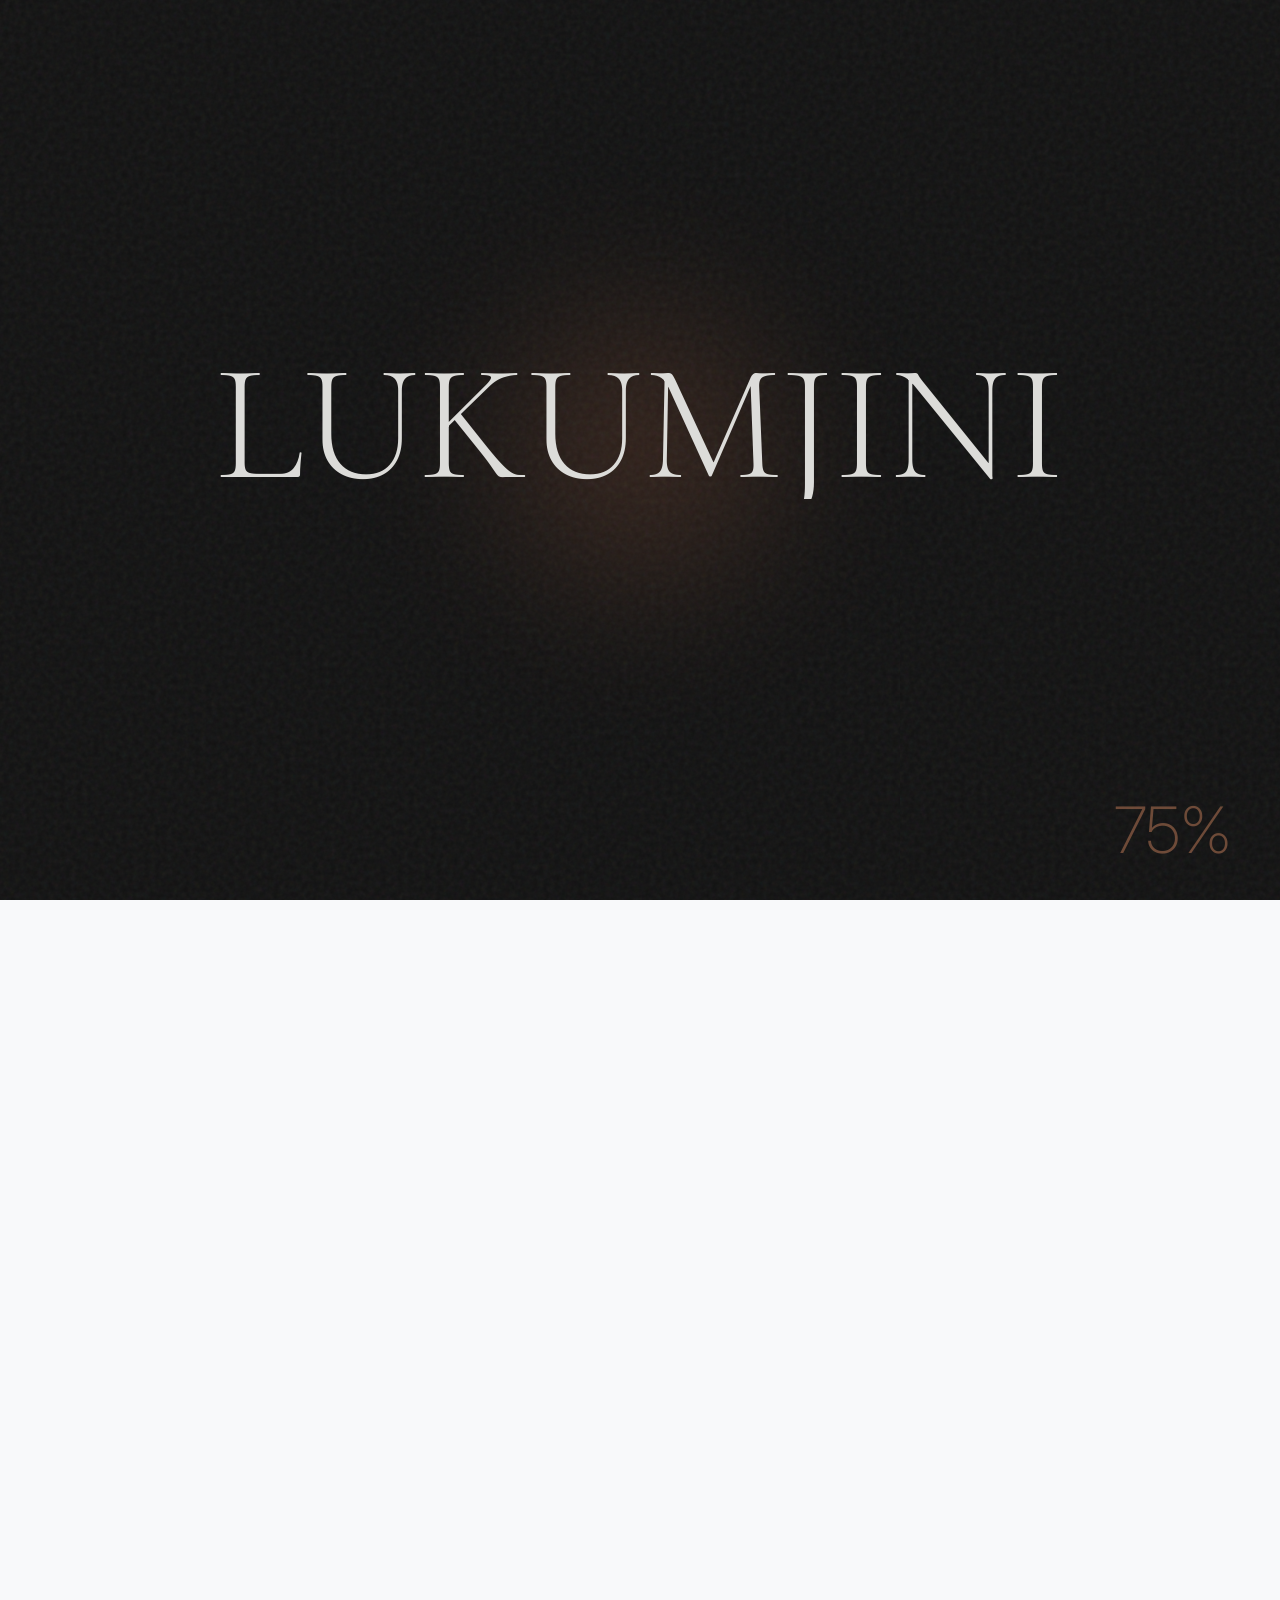
<file: index.html>
<!DOCTYPE html>
<html lang="en" data-theme="light">
<head>
    <meta charset="UTF-8">
    <meta name="viewport" content="width=device-width, initial-scale=1.0">
    <title>lukumjini | Kenyan Fashion Editorial</title>
    
    <link rel="preconnect" href="https://fonts.googleapis.com">
    <link rel="preconnect" href="https://fonts.gstatic.com" crossorigin>
    <link href="https://fonts.googleapis.com/css2?family=Cormorant+Garamond:ital,wght@0,300;0,400;0,600;1,400&family=Inter:wght@200;300;400&display=swap" rel="stylesheet">
    <link rel="stylesheet" href="css/home.css">

</head>
<body>

    <div id="preloader">
        <div class="grain"></div>
        <div class="glow-spot"></div>
        
        <div class="title-container" id="title-wrapper"></div>

        <button id="enter-trigger">Karibu Lukumjini →</button>
        
        <div class="counter-wrap">
            <span id="counter">0</span>%
        </div>
    </div>

    <div id="main-content">
        
        <div class="fog-container">
            <div class="fog-blob blob-1"></div>
            <div class="fog-blob blob-2"></div>
            <div class="fog-blob blob-3"></div>
        </div>

        <nav>
            <div class="logo">lukumjini</div>
            
            <div class="nav-right">
                <div class="controls desktop-only">
                    <button class="control-btn theme-btn">Dark Mode</button>
                </div>
                
                <div class="hamburger" id="hamburger-menu">
                    <span></span>
                    <span></span>
                    <span></span>
                </div>
            </div>

            <div class="nav-links" id="mobile-menu">
                <a href="#" class="hover-trigger">Brands</a>
                <a href="cart.html" class="hover-trigger">Cart (0)</a>
                <button class="control-btn theme-btn mobile-only" style="margin-top: 1.5rem;">Dark Mode</button>
            </div>
        </nav>

        <section class="hero">
            <div class="hero-sub">The Nairobi Trendsetters</div>
            <h1>
                MAKASI<br>
                PE$OS<br>
                STUDIO 18<br>
                METAMORPHISIZED
            </h1>
            <div class="scroll-indicator">Scroll to Explore</div>
        </section>

        <section class="section">
            <div class="brand-header reveal">
                <h2 class="brand-title">Makasi Studio</h2>
                <div class="brand-content">
                    <p class="brand-desc">Structured confidence. High-fashion meets architectural cuts in the heart of Nairobi.</p>
                    <a href="makasi.html" class="shop-btn hover-trigger">Visit Store</a>
                </div>
            </div>
            <div class="gallery-grid">
                <div class="product-card reveal hover-trigger">
                    <div class="img-container">
                        <img src="assets/makasi studios/makasi4.jpg" alt="Makasi Coat">
                    </div>
                    <div class="product-info">
                        <span>Makasi   X  Pe$os</span><span>KES 12,000</span>
                    </div>
                </div>
                <div class="product-card reveal hover-trigger" style="margin-top: 15vh;">
                    <div class="img-container">
                        <img src="assets/makasi studios/makasi1.jpg" alt="Makasi Shirt">
                    </div>
                    <div class="product-info">
                        <span>Makasi   X  Pe$os</span>
                    </div>
                </div>
                <div class="product-card reveal hover-trigger" style="margin-top: 5vh;">
                    <div class="img-container">
                        <img src="assets/makasi studios/makasi3.jpg" alt="Makasi Trousers">
                    </div>
                    <div class="product-info">
                        <span>Makasi   X  Pe$os</span><span>KES 9,000</span>
                    </div>
                </div>
            </div>
        </section>

        <section class="section">
            <div class="brand-header reveal">
                <h2 class="brand-title">Pesos Nairobi</h2>
                <div class="brand-content">
                    <p class="brand-desc">Street luxury with an edge. The new uniform for the creative class.</p>
                    <a href="pesos.html" class="shop-btn hover-trigger">Visit Store</a>
                </div>
            </div>
            <div class="gallery-grid">
                <div class="product-card reveal hover-trigger" style="margin-top: 5vh;">
                    <div class="img-container">
                        <img src="assets/pesos/pesos1.jpg" alt="Pesos Hoodie">
                    </div>
                    <div class="product-info">
                        <span> Pe$os</span>
                    </div>
                </div>
                <div class="product-card reveal hover-trigger" style="margin-top: 20vh;">
                    <div class="img-container">
                        <img src="assets/pesos/pesoschair.jpg" alt="Pesos Accessory">
                    </div>
                    <div class="product-info">
                        <span> Pe$os</span>
                    </div>
                </div>
                <div class="product-card reveal hover-trigger" style="margin-top: 0vh;">
                    <div class="img-container">
                        <img src="assets/pesos/pesosball.jpg" alt="Pesos Portrait">
                    </div>
                    <div class="product-info">
                        <span>Makasi   X  Pe$os </span>
                    </div>
                </div>
            </div>
        </section>

        <section class="section">
            <div class="brand-header reveal">
                <h2 class="brand-title">Studio 18</h2>
                <div class="brand-content">
                    <p class="brand-desc">Experimental and art-driven. Pushing the boundaries of Nairobi's silhouette.</p>
                    <a href="studio18.html" class="shop-btn hover-trigger">Visit Store</a>
                </div>
            </div>
            <div class="gallery-grid">
                <div class="product-card reveal hover-trigger">
                    <div class="img-container">
                        <img src="assets/studio18/studio18.jpg" alt="Studio 18 Experimental">
                    </div>
                    <div class="product-info">
                        <span>Studio 18 </span>
                    </div>
                </div>
                <div class="product-card reveal hover-trigger" style="margin-top: 15vh;">
                    <div class="img-container">
                        <img src="assets/studio18/studiobvike.jpg" alt="Studio 18 Layer">
                    </div>
                    <div class="product-info">
                        <span>Studio 18 </span>
                    </div>
                </div>
                <div class="product-card reveal hover-trigger" style="margin-top: 5vh;">
                    <div class="img-container">
                        <img src="assets/studio18/studioball.jpg" alt="Studio 18 Accessory">
                    </div>
                    <div class="product-info">
                        <span>Studio 18  </span>
                    </div>
                </div>
            </div>
        </section>

        <section class="section">
            <div class="brand-header reveal">
                <h2 class="brand-title">Metamorphisized</h2>
                <div class="brand-content">
                    <p class="brand-desc">Form, movement, and transformation. Clothing that changes with you.</p>
                    <a href="metamorphisized.html" class="shop-btn hover-trigger">Visit Store</a>
                </div>
            </div>
            <div class="gallery-grid">
                <div class="product-card reveal hover-trigger">
                    <div class="img-container">
                        <img src="assets/metarmophisized/floral shirt.jpg" alt="Meta Dress">
                    </div>
                    <div class="product-info">
                        <span>Metamorphisized</span>
                    </div>
                </div>
                
                <div class="product-card reveal hover-trigger" style="margin-top: 15vh;">
                    <div class="img-container">
                        <img src="assets/metarmophisized/metagirl.jpg" alt="Meta Concept">
                    </div>
                    <div class="product-info">
                        <span>Metamorphisized</span>
                    </div>
                </div>

                <div class="product-card reveal hover-trigger" style="margin-top: 5vh;">
                    <div class="img-container">
                        <img src="assets/metarmophisized/metabag.jpg" alt="Meta Vest">
                    </div>
                    <div class="product-info">
                        <span>Metamorphisized</span>
                    </div>
                </div>
            </div>
        </section>

        <footer>
            <div class="footer-grid reveal">
                <div class="footer-col">
                    <h3>Collections</h3>
                    <ul>
                        <li><a href="#" class="hover-trigger">New Arrivals</a></li>
                        <li><a href="#" class="hover-trigger">Designers</a></li>
                        <li><a href="#" class="hover-trigger">Accessories</a></li>
                        <li><a href="#" class="hover-trigger">Editorial</a></li>
                    </ul>
                </div>
                <div class="footer-col">
                    <h3>Connect</h3>
                    <ul>
                        <li><a href="#" class="hover-trigger">Instagram</a></li>
                        <li><a href="#" class="hover-trigger">Twitter</a></li>
                        <li><a href="#" class="hover-trigger">TikTok</a></li>
                    </ul>
                </div>
                <div class="footer-col">
                    <h3>Legal</h3>
                    <ul>
                        <li><a href="#" class="hover-trigger">Shipping</a></li>
                        <li><a href="#" class="hover-trigger">Returns</a></li>
                        <li><a href="#" class="hover-trigger">Terms</a></li>
                    </ul>
                </div>
                <div class="footer-col newsletter">
                    <h3>Newsletter</h3>
                    <form class="newsletter-form" onsubmit="event.preventDefault();">
                        <input type="email" placeholder="Email Address" required>
                        <button type="submit" class="hover-trigger">→</button>
                    </form>
                </div>
            </div>
            <div class="footer-big-text">LUKUMJINI</div>
        </footer>
    </div>

    <script src="js/index.js"></script>
</body>
</html>
</file>
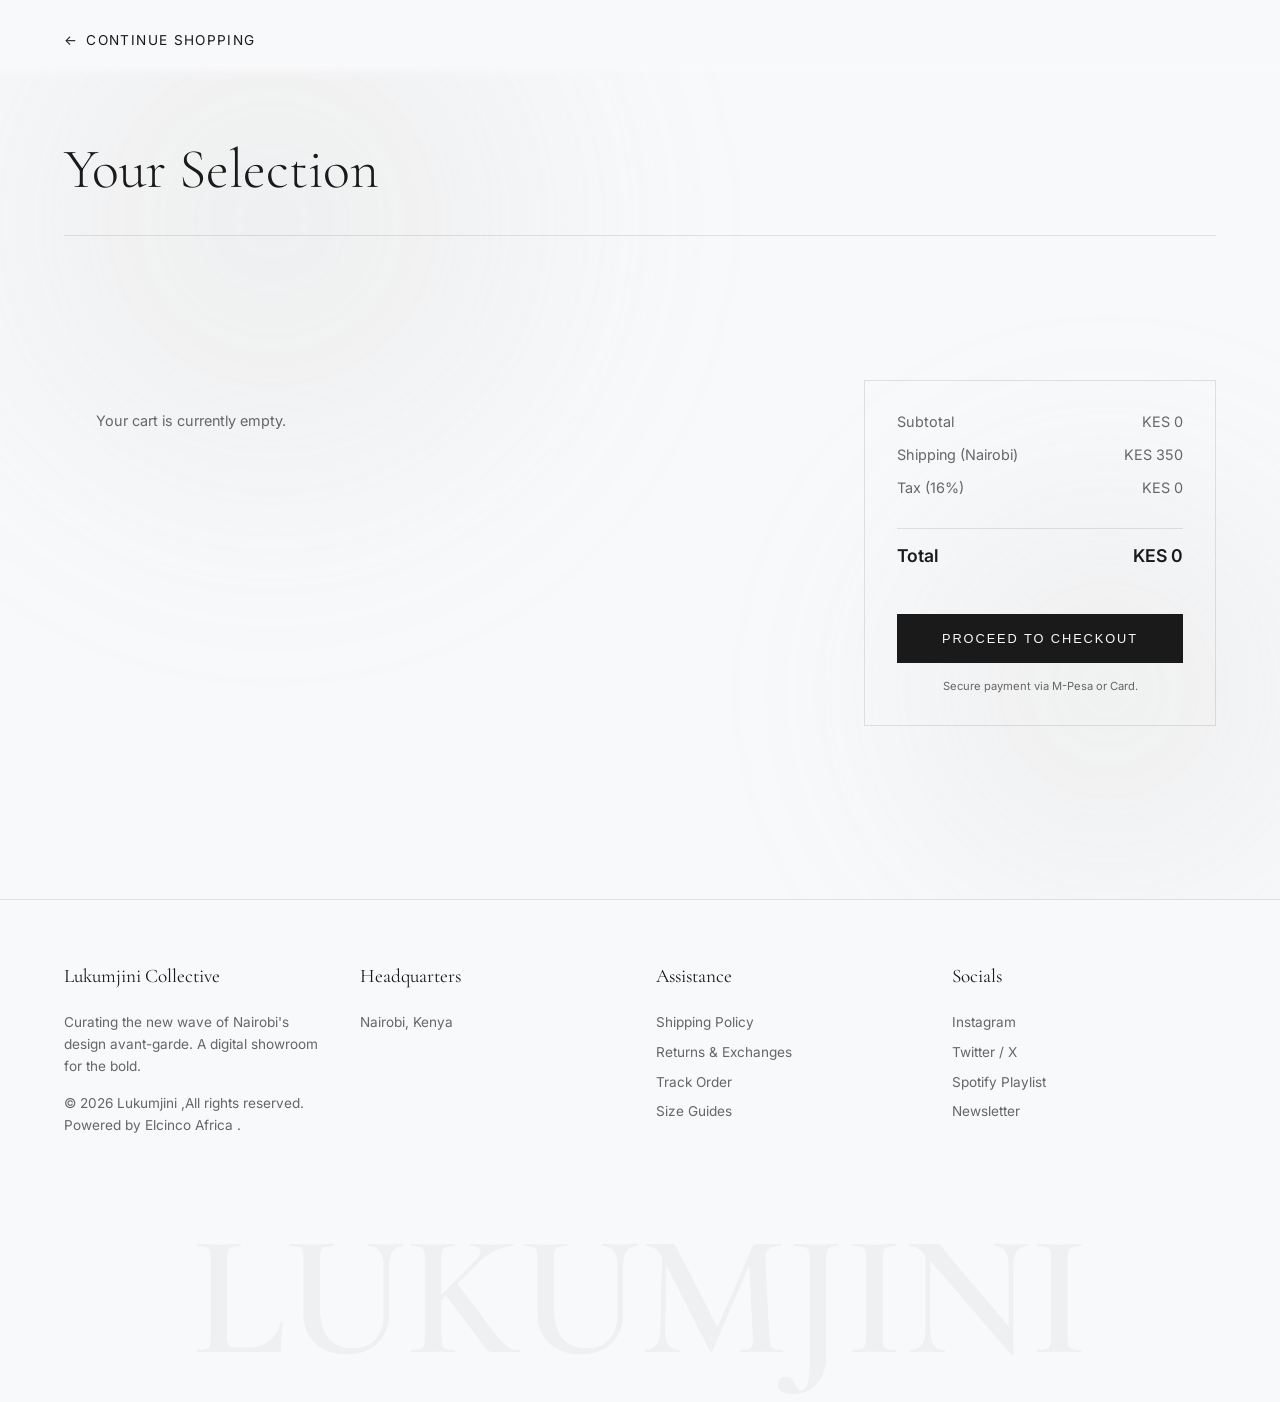
<file: cart.html>
<!DOCTYPE html>
<html lang="en" data-theme="light">
<head>
    <meta charset="UTF-8">
    <meta name="viewport" content="width=device-width, initial-scale=1.0">
    <title>Your Selection | Cart</title>
    
    <link rel="preconnect" href="https://fonts.googleapis.com">
    <link rel="preconnect" href="https://fonts.gstatic.com" crossorigin>
    <link href="https://fonts.googleapis.com/css2?family=Cormorant+Garamond:ital,wght@0,300;0,400;0,600;1,400&family=Inter:wght@200;300;400&display=swap" rel="stylesheet">
    <link rel="stylesheet" href="css/cart.css">
   
</head>
<body>

    <div class="fog-container">
        <div class="fog-blob blob-1"></div>
        <div class="fog-blob blob-2"></div>
    </div>

    <nav>
        <a href="index.html" class="back-link hover-trigger">
            <span>&larr;</span> Continue Shopping
        </a>
        <div class="nav-controls">
            <div class="cart-status"></div>
        </div>
    </nav>

    <main class="cart-container reveal">
        <h1>Your Selection</h1>

        <div class="cart-items" id="cartItems">
            </div>

        <div class="cart-summary">
            <div class="summary-row">
                <span>Subtotal</span>
                <span id="subtotal">KES 0</span>
            </div>
            <div class="summary-row">
                <span>Shipping (Nairobi)</span>
                <span>KES 350</span>
            </div>
            <div class="summary-row">
                <span>Tax (16%)</span>
                <span id="tax">KES 0</span>
            </div>
            <div class="summary-row total">
                <span>Total</span>
                <span id="total">KES 0</span>
            </div>

            <button class="checkout-btn hover-trigger">Proceed to Checkout</button>
            <p style="margin-top: 1rem; font-size: 0.7rem; color: var(--text-muted); text-align: center;">
                Secure payment via M-Pesa or Card.
            </p>
        </div>
    </main>

    <footer class="footer-large reveal">
        <div class="footer-grid">
            <div class="footer-col">
                <h4>Lukumjini Collective</h4>
                <p>Curating the new wave of Nairobi's design avant-garde. A digital showroom for the bold.</p>
                <p style="margin-top: 1rem;">&copy; 2026 Lukumjini ,All rights reserved.</p>
                    <p> Powered by Elcinco Africa .</p>
            </div>
            <div class="footer-col">
                <h4>Headquarters</h4>
                <p>Nairobi, Kenya</p>
            </div>
            <div class="footer-col">
                <h4>Assistance</h4>
                <ul>
                    <li><a href="#" class="hover-trigger">Shipping Policy</a></li>
                    <li><a href="#" class="hover-trigger">Returns & Exchanges</a></li>
                    <li><a href="#" class="hover-trigger">Track Order</a></li>
                    <li><a href="#" class="hover-trigger">Size Guides</a></li>
                </ul>
            </div>
            <div class="footer-col">
                <h4>Socials</h4>
                <ul>
                    <li><a href="#" class="hover-trigger">Instagram</a></li>
                    <li><a href="#" class="hover-trigger">Twitter / X</a></li>
                    <li><a href="#" class="hover-trigger">Spotify Playlist</a></li>
                    <li><a href="#" class="hover-trigger">Newsletter</a></li>
                </ul>
            </div>
        </div>
        <div class="big-type-footer">LUKUMJINI</div>
    </footer>

    <script src="js/cart.js"></script>
</body>
</html>
</file>
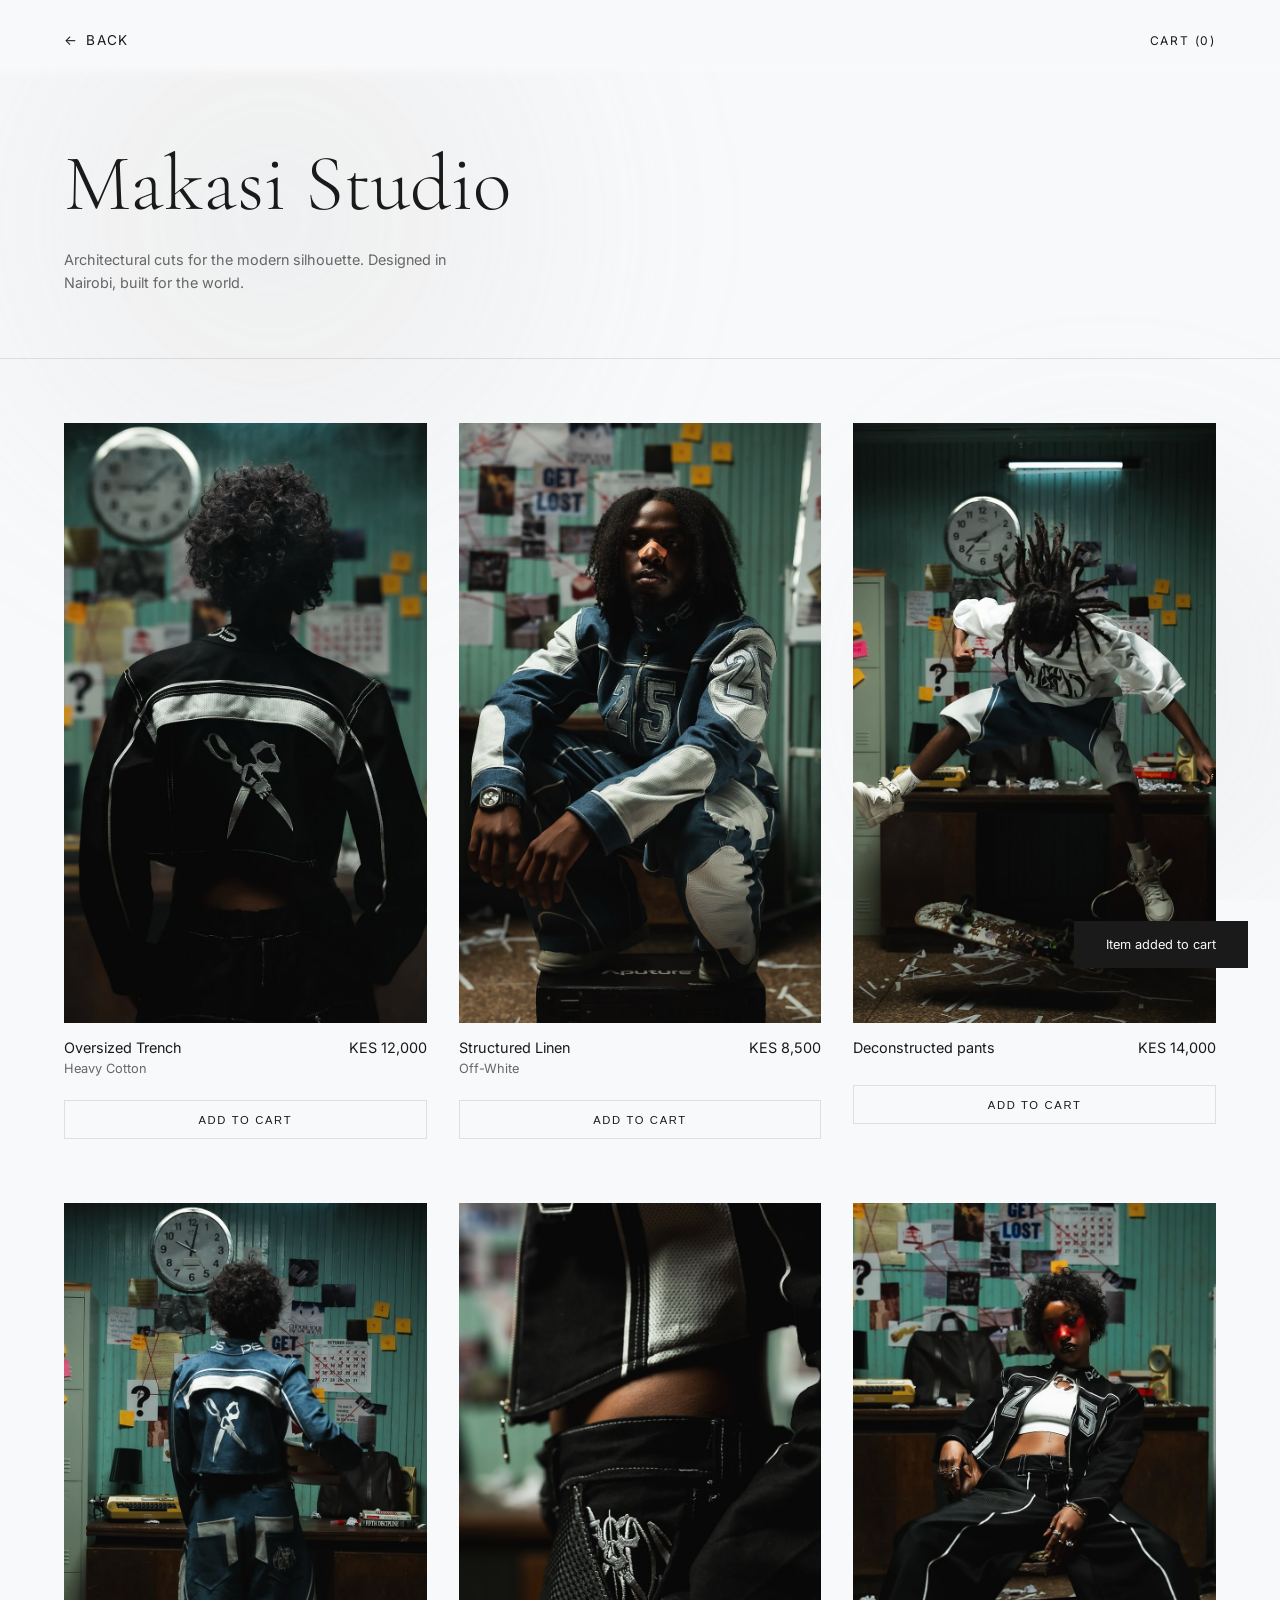
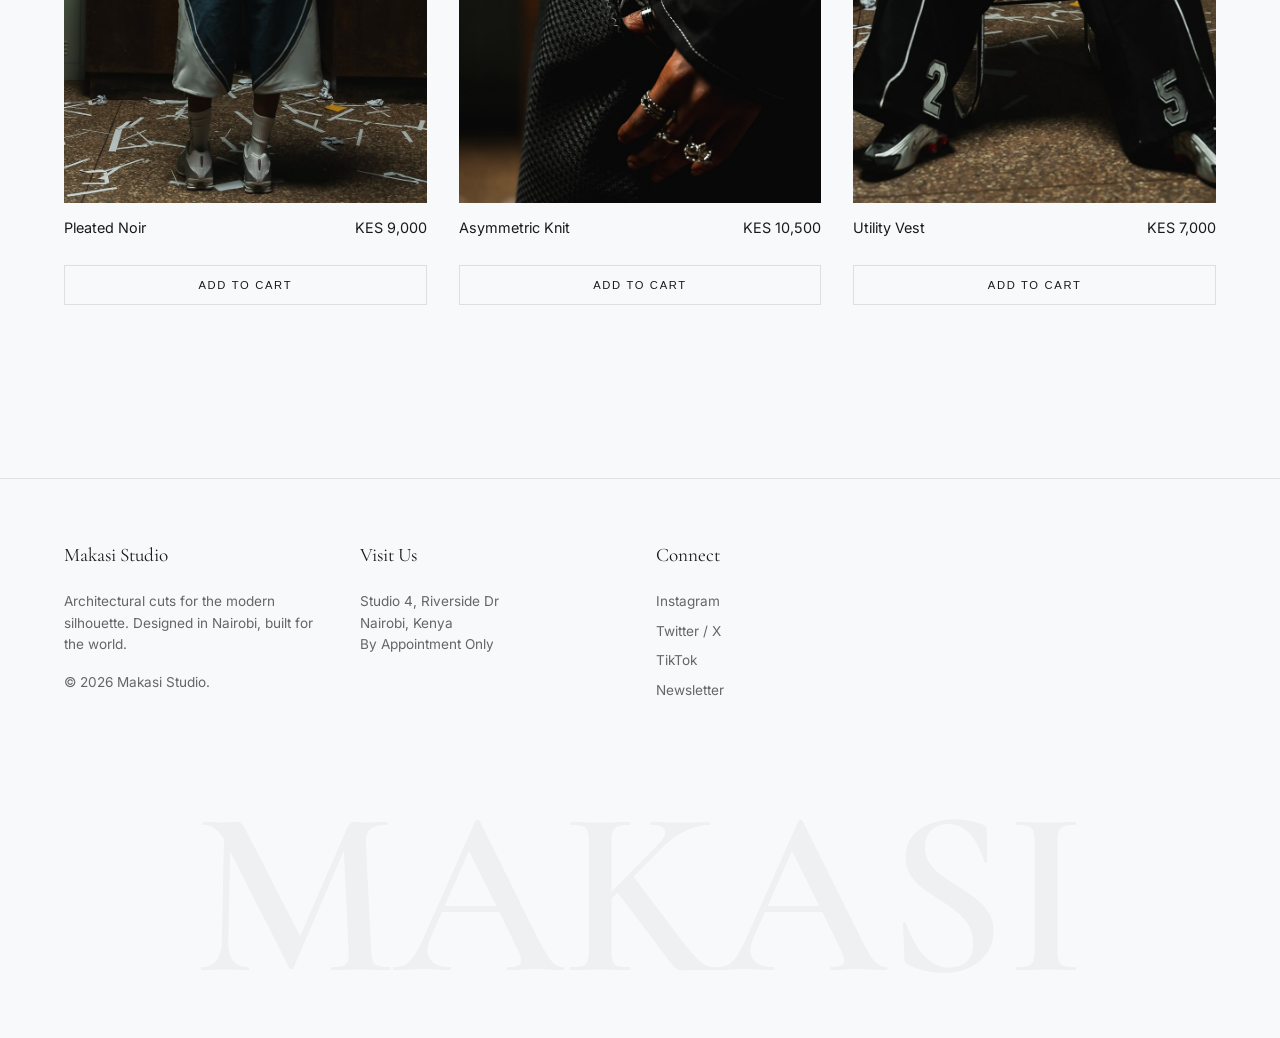
<file: makasi.html>
<!DOCTYPE html>
<html lang="en" data-theme="light">
<head>
    <meta charset="UTF-8">
    <meta name="viewport" content="width=device-width, initial-scale=1.0">
    <title>Makasi Studio | Collection</title>
    
    <link rel="preconnect" href="https://fonts.googleapis.com">
    <link rel="preconnect" href="https://fonts.gstatic.com" crossorigin>
    <link href="https://fonts.googleapis.com/css2?family=Cormorant+Garamond:ital,wght@0,300;0,400;0,600;1,400&family=Inter:wght@200;300;400&display=swap" rel="stylesheet">
    <link rel="stylesheet" href="css/makasi.css">
   
</head>
<body>

    <div class="fog-container">
        <div class="fog-blob blob-1"></div>
        <div class="fog-blob blob-2"></div>
    </div>

    <nav>
        <a href="index.html" class="back-link hover-trigger">
            <span>&larr;</span> Back
        </a>
        <a href="cart.html" class="cart-link hover-trigger">Cart (<span id="cartCount">0</span>)</a>
    </nav>

    <header class="brand-hero reveal">
        <h1>Makasi Studio</h1>
        <p>Architectural cuts for the modern silhouette. Designed in Nairobi, built for the world.</p>
    </header>

    <section class="collection-grid">
        <div class="product-card reveal">
            <div class="img-wrap hover-trigger">
                <img src="assets/makasi studios/makasi4.jpg" alt="Trench">
            </div>
            <div class="meta">
                <div class="info">
                    <h3>Oversized Trench</h3>
                    <p>Heavy Cotton</p>
                </div>
                <span class="price">KES 12,000</span>
            </div>
            <button class="add-btn hover-trigger">Add to Cart</button>
        </div>

        <div class="product-card reveal">
            <div class="img-wrap hover-trigger">
                <img src="assets/makasi studios/makasi2.jpg" alt="Shirt">
            </div>
            <div class="meta">
                <div class="info">
                    <h3>Structured Linen</h3>
                    <p>Off-White</p>
                </div>
                <span class="price">KES 8,500</span>
            </div>
            <button class="add-btn hover-trigger">Add to Cart</button>
        </div>

        <div class="product-card reveal">
            <div class="img-wrap hover-trigger">
                <img src="assets/makasi studios/makasi1.jpg" alt="Blazer">
            </div>
            <div class="meta">
                <div class="info">
                    <h3>Deconstructed pants</h3>
                    
                </div>
                <span class="price">KES 14,000</span>
            </div>
            <button class="add-btn hover-trigger">Add to Cart</button>
        </div>

        <div class="product-card reveal">
            <div class="img-wrap hover-trigger">
                <img src="assets/makasi studios/makasi3.jpg" alt="Trousers">
            </div>
            <div class="meta">
                <div class="info">
                    <h3>Pleated Noir</h3>
                    
                </div>
                <span class="price">KES 9,000</span>
            </div>
            <button class="add-btn hover-trigger">Add to Cart</button>
        </div>

        <div class="product-card reveal">
            <div class="img-wrap hover-trigger">
                <img src="assets/makasi studios/makasi5.jpg" alt="Knit">
            </div>
            <div class="meta">
                <div class="info">
                    <h3>Asymmetric Knit</h3>
                    
                </div>
                <span class="price">KES 10,500</span>
            </div>
            <button class="add-btn hover-trigger">Add to Cart</button>
        </div>

        <div class="product-card reveal">
            <div class="img-wrap hover-trigger">
                <img src="assets/pesos/pesoschair.jpg" alt="Vest">
            </div>
            <div class="meta">
                <div class="info">
                    <h3>Utility Vest</h3>
                
                </div>
                <span class="price">KES 7,000</span>
            </div>
            <button class="add-btn hover-trigger">Add to Cart</button>
        </div>
    </section>

    <footer class="footer-large reveal">
        <div class="footer-grid">
            <div class="footer-col">
                <h4>Makasi Studio</h4>
                <p>Architectural cuts for the modern silhouette. Designed in Nairobi, built for the world.</p>
                <p style="margin-top: 1rem;">&copy; 2026 Makasi Studio.</p>
            </div>
            <div class="footer-col">
                <h4>Visit Us</h4>
                <p>Studio 4, Riverside Dr</p>
                <p>Nairobi, Kenya</p>
                <p>By Appointment Only</p>
            </div>
            <div class="footer-col">
                <h4>Connect</h4>
                <ul>
                    <li><a href="#" class="hover-trigger">Instagram</a></li>
                    <li><a href="#" class="hover-trigger">Twitter / X</a></li>
                    <li><a href="#" class="hover-trigger">TikTok</a></li>
                    <li><a href="#" class="hover-trigger">Newsletter</a></li>
                </ul>
            </div>
        </div>
        <div class="big-type-footer">MAKASI</div>
    </footer>

    <div class="toast" id="toast">Item added to cart</div>

    <script src="js/makasi.js"></script>
</body>
</html>
</file>
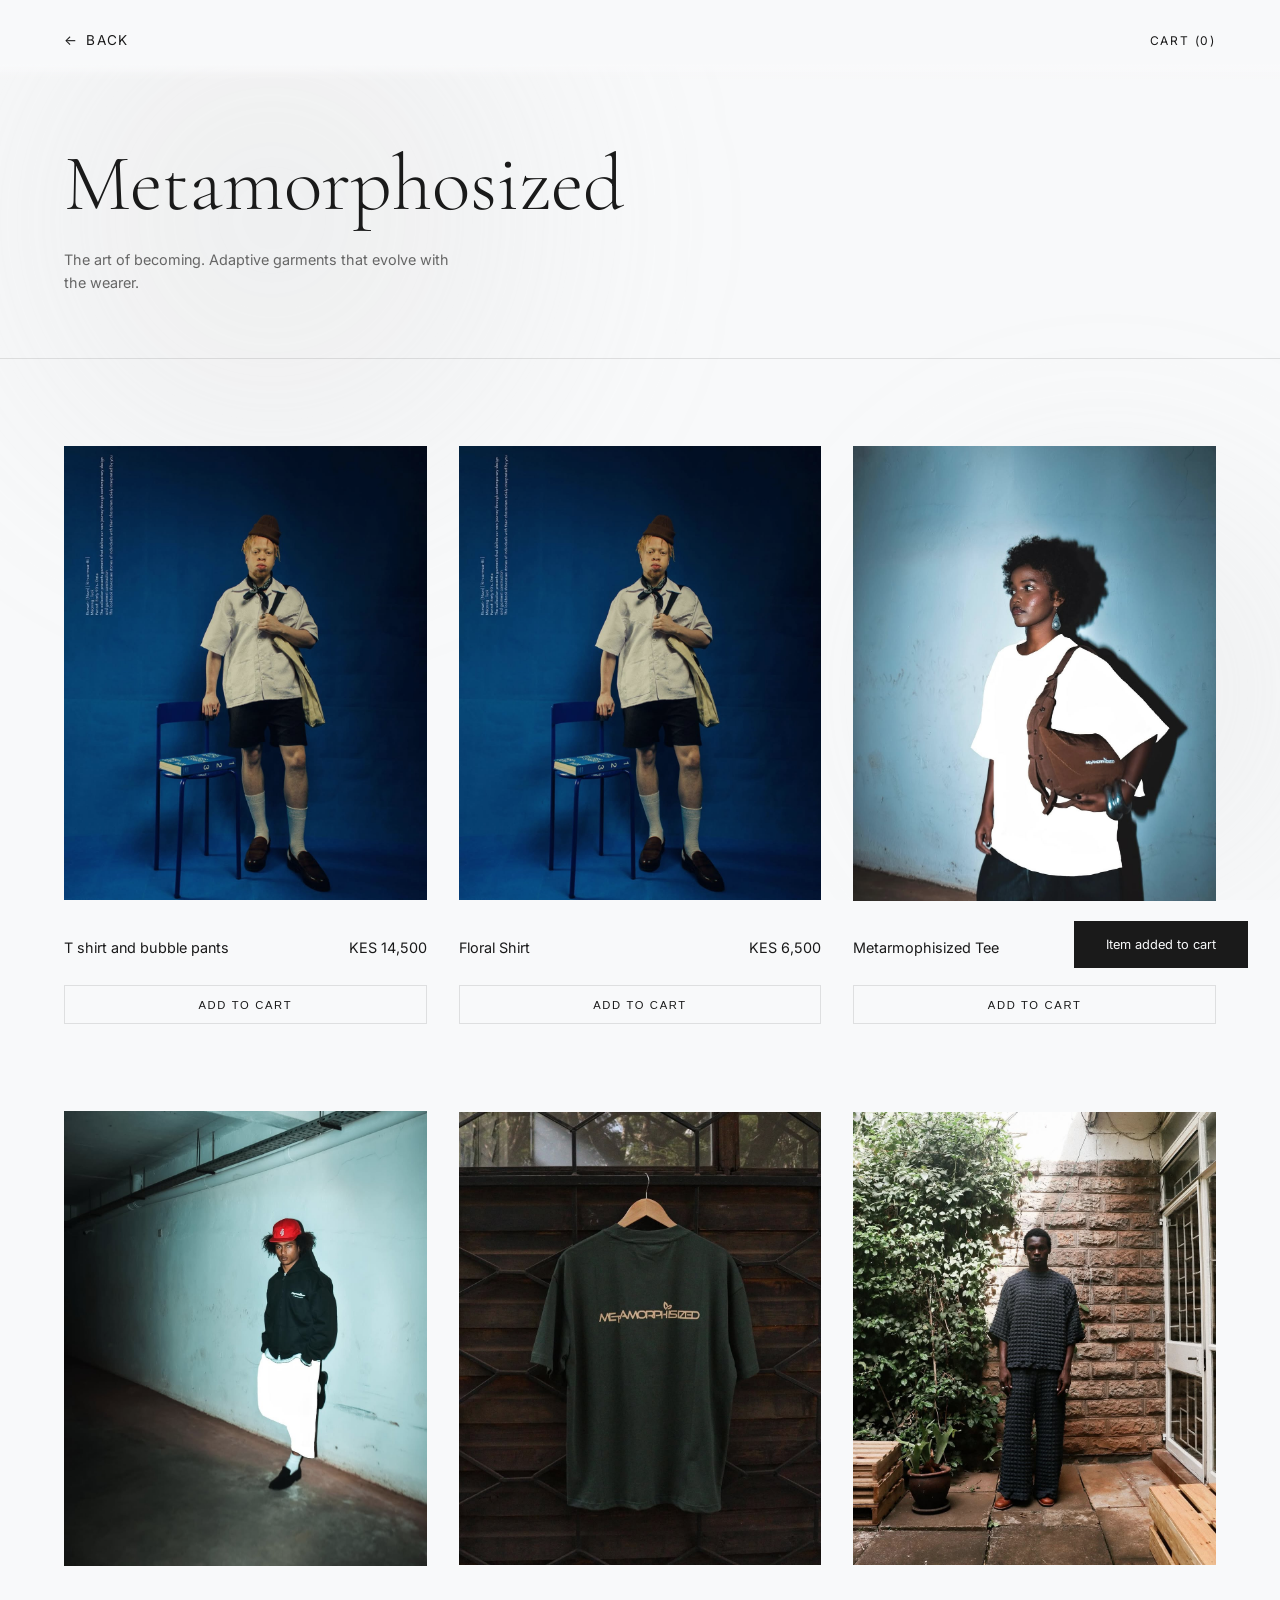
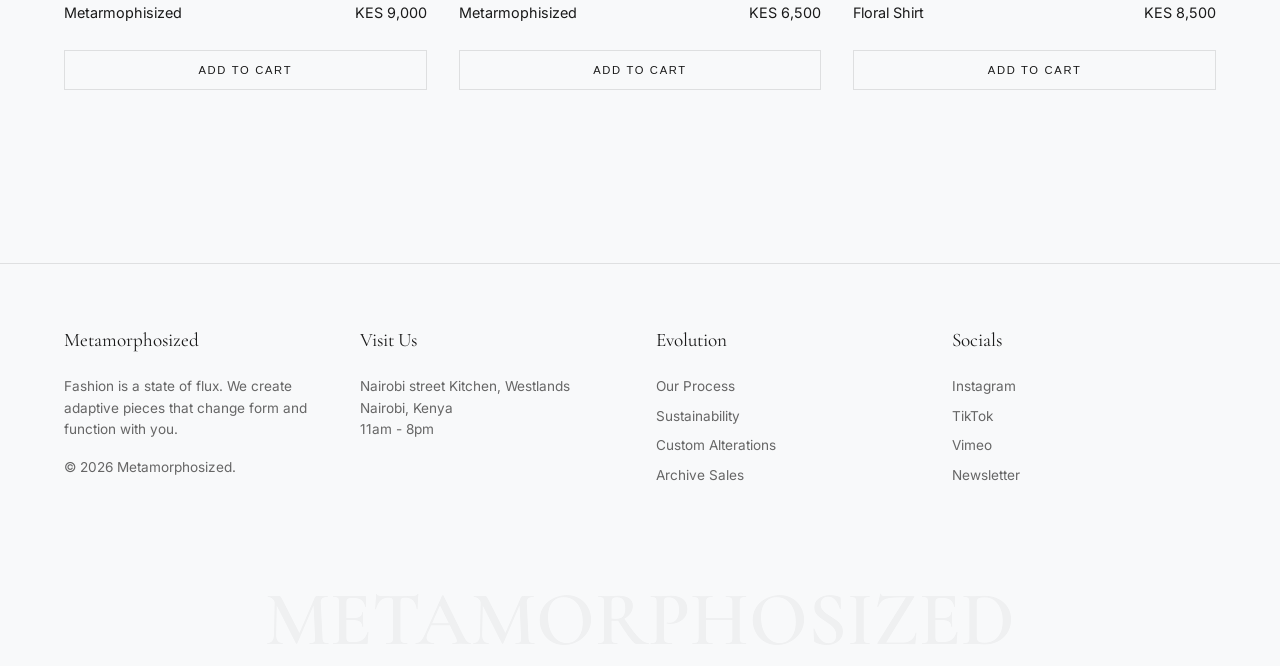
<file: metamorphisized.html>
<!DOCTYPE html>
<html lang="en" data-theme="light">
<head>
    <meta charset="UTF-8">
    <meta name="viewport" content="width=device-width, initial-scale=1.0">
    <title>Metamorphosized | Collection</title>
    
    <link rel="preconnect" href="https://fonts.googleapis.com">
    <link rel="preconnect" href="https://fonts.gstatic.com" crossorigin>
    <link href="https://fonts.googleapis.com/css2?family=Cormorant+Garamond:ital,wght@0,300;0,400;0,600;1,400&family=Inter:wght@200;300;400&display=swap" rel="stylesheet">
    <link rel="stylesheet" href="css/metarmorphisized.css">
    
</head>
<body>

    <div class="fog-container">
        <div class="fog-blob blob-1"></div>
        <div class="fog-blob blob-2"></div>
    </div>

    <nav>
        <a href="index.html" class="back-link hover-trigger">
            <span>&larr;</span> Back
            <a href="cart.html" class="cart-link hover-trigger">
                Cart (<span id="cartCount">0</span>)
              </a>
    </nav>

    <header class="brand-hero reveal">
        <h1>Metamorphosized</h1>
        <p>The art of becoming. Adaptive garments that evolve with the wearer.</p>
    </header>

    <section class="collection-grid">
        <div class="product-card reveal">
            <div class="img-wrap hover-trigger">
                <img src="assets/metarmophisized/floral shirt.jpg" alt="Look 1">
            </div>
            <div class="meta">
                <div class="info">
                    <h3>T shirt and bubble pants</h3>
                </div>
                <span class="price">KES 14,500</span>
            </div>
            <button class="add-btn hover-trigger">Add to Cart</button>
        </div>

        <div class="product-card reveal">
            <div class="img-wrap hover-trigger">
                <img src="assets/metarmophisized/floral shirt.jpg" alt="Look 2">
            </div>
            <div class="meta">
                <div class="info">
                    <h3>Floral Shirt</h3>
                </div>
                <span class="price">KES 6,500</span>
            </div>
            <button class="add-btn hover-trigger">Add to Cart</button>
        </div>

        <div class="product-card reveal">
            <div class="img-wrap hover-trigger">
                <img src="assets/metarmophisized/metagirl.jpg" alt="Look 3">
            </div>
            <div class="meta">
                <div class="info">
                    <h3>Metarmophisized Tee</h3>
                </div>
                <span class="price">KES 3,500</span>
            </div>
            <button class="add-btn hover-trigger">Add to Cart</button>
        </div>

        <div class="product-card reveal">
            <div class="img-wrap hover-trigger">
                <img src="assets/metarmophisized/metajacket.jpg" alt="Look 4">
            </div>
            <div class="meta">
                <div class="info">
                    <h3>Metarmophisized </h3>
                </div>
                <span class="price">KES 9,000</span>
            </div>
            <button class="add-btn hover-trigger">Add to Cart</button>
        </div>

        <div class="product-card reveal">
            <div class="img-wrap hover-trigger">
                <img src="assets/metarmophisized/meta1.jpg" alt="Look 5">
            </div>
            <div class="meta">
                <div class="info">
                    <h3>Metarmophisized </h3>
                </div>
                <span class="price">KES 6,500</span>
            </div>
            <button class="add-btn hover-trigger">Add to Cart</button>
        </div>

        <div class="product-card reveal">
            <div class="img-wrap hover-trigger">
                <img src="assets/metarmophisized/metafront.jpg" alt="Look 6">
            </div>
            <div class="meta">
                <div class="info">
                    <h3>Floral  Shirt </h3>
                </div>
                <span class="price">KES 8,500</span>
            </div>
            <button class="add-btn hover-trigger">Add to Cart</button>
        </div>
    </section>

    <footer class="footer-large reveal">
        <div class="footer-grid">
            <div class="footer-col">
                <h4>Metamorphosized</h4>
                <p>Fashion is a state of flux. We create adaptive pieces that change form and function with you.</p>
                <p style="margin-top: 1rem;">&copy; 2026 Metamorphosized.</p>
            </div>
            <div class="footer-col">
                <h4>Visit Us</h4>
                <p> Nairobi street Kitchen, Westlands</p>
                <p>Nairobi, Kenya</p>
                <p> 11am - 8pm</p>
            </div>
            <div class="footer-col">
                <h4>Evolution</h4>
                <ul>
                    <li><a href="#" class="hover-trigger">Our Process</a></li>
                    <li><a href="#" class="hover-trigger">Sustainability</a></li>
                    <li><a href="#" class="hover-trigger">Custom Alterations</a></li>
                    <li><a href="#" class="hover-trigger">Archive Sales</a></li>
                </ul>
            </div>
            <div class="footer-col">
                <h4>Socials</h4>
                <ul>
                    <li><a href="#" class="hover-trigger">Instagram</a></li>
                    <li><a href="#" class="hover-trigger">TikTok</a></li>
                    <li><a href="#" class="hover-trigger">Vimeo</a></li>
                    <li><a href="#" class="hover-trigger">Newsletter</a></li>
                </ul>
            </div>
        </div>
        <div class="big-type-footer">METAMORPHOSIZED</div>
    </footer>

    <div class="toast" id="toast">Item added to cart</div>

    <script src="js/metarmophisized.js"></script>
</body>
</html>
</file>
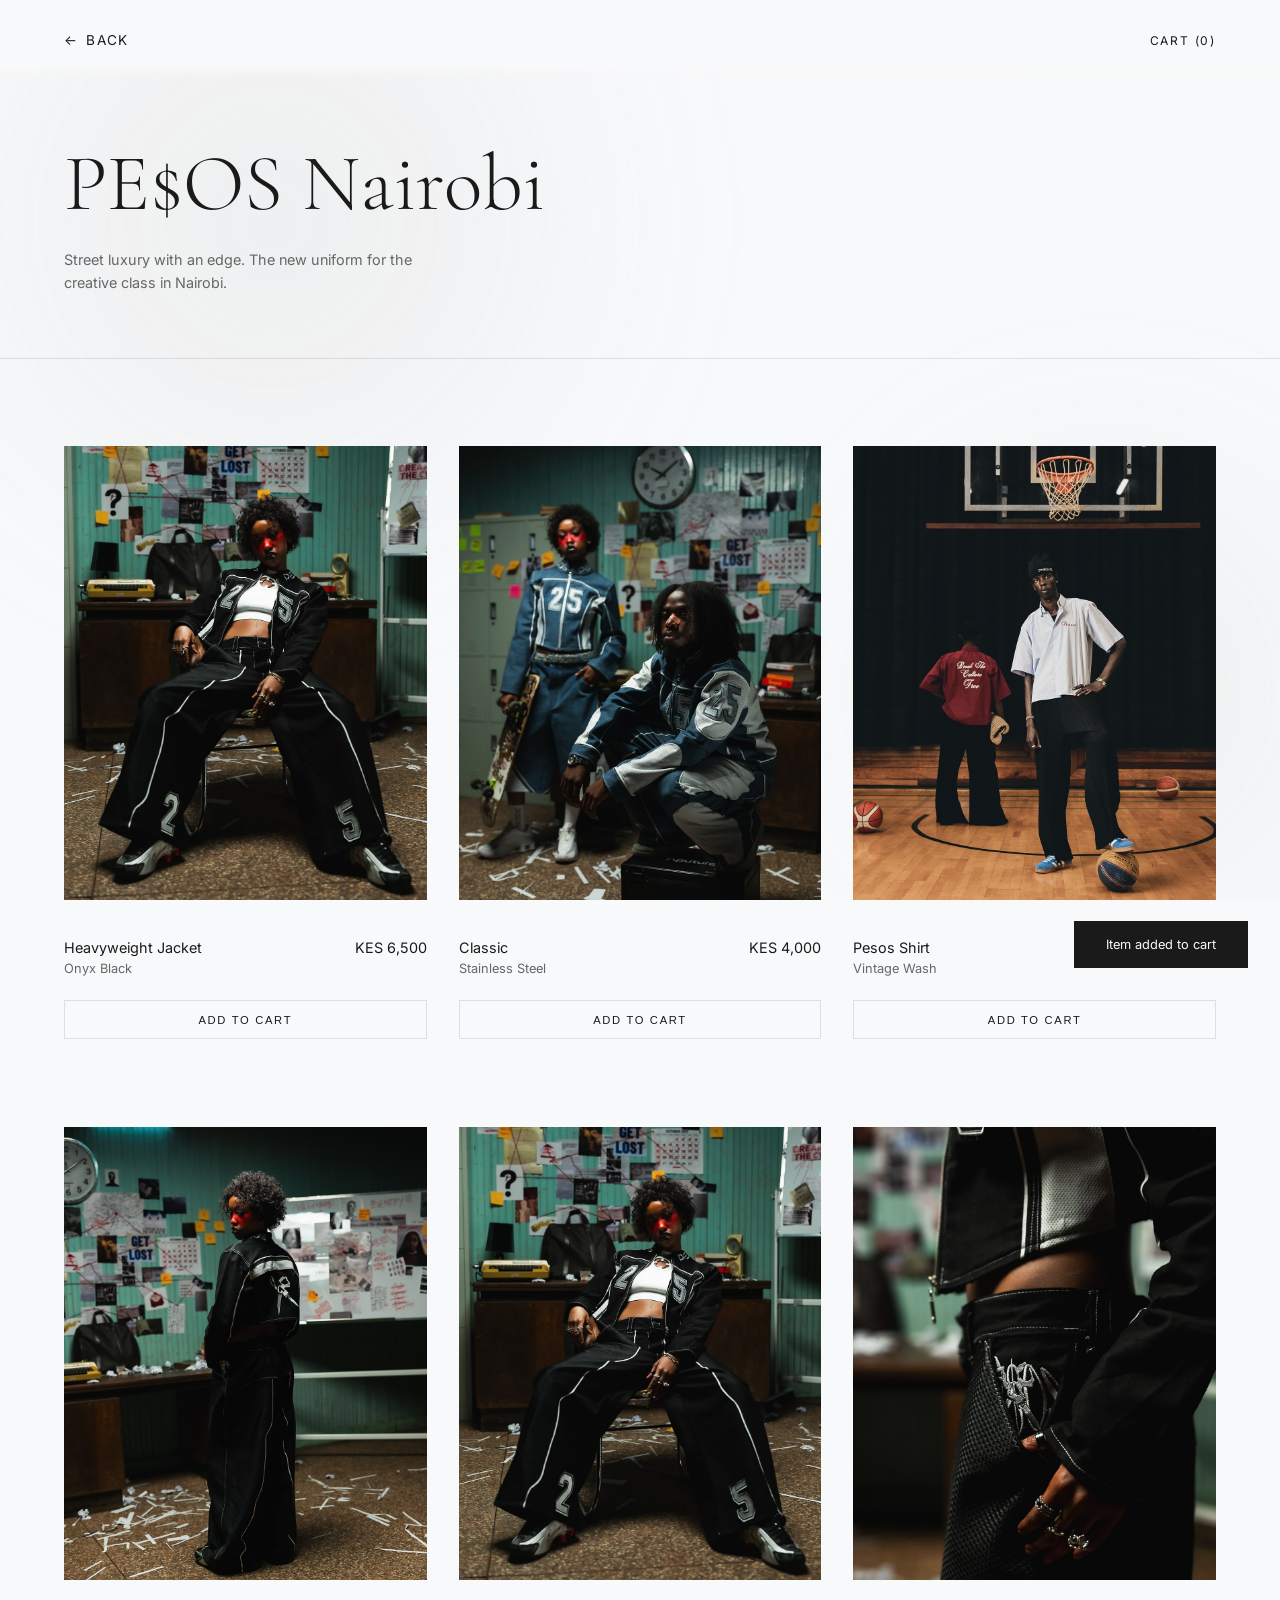
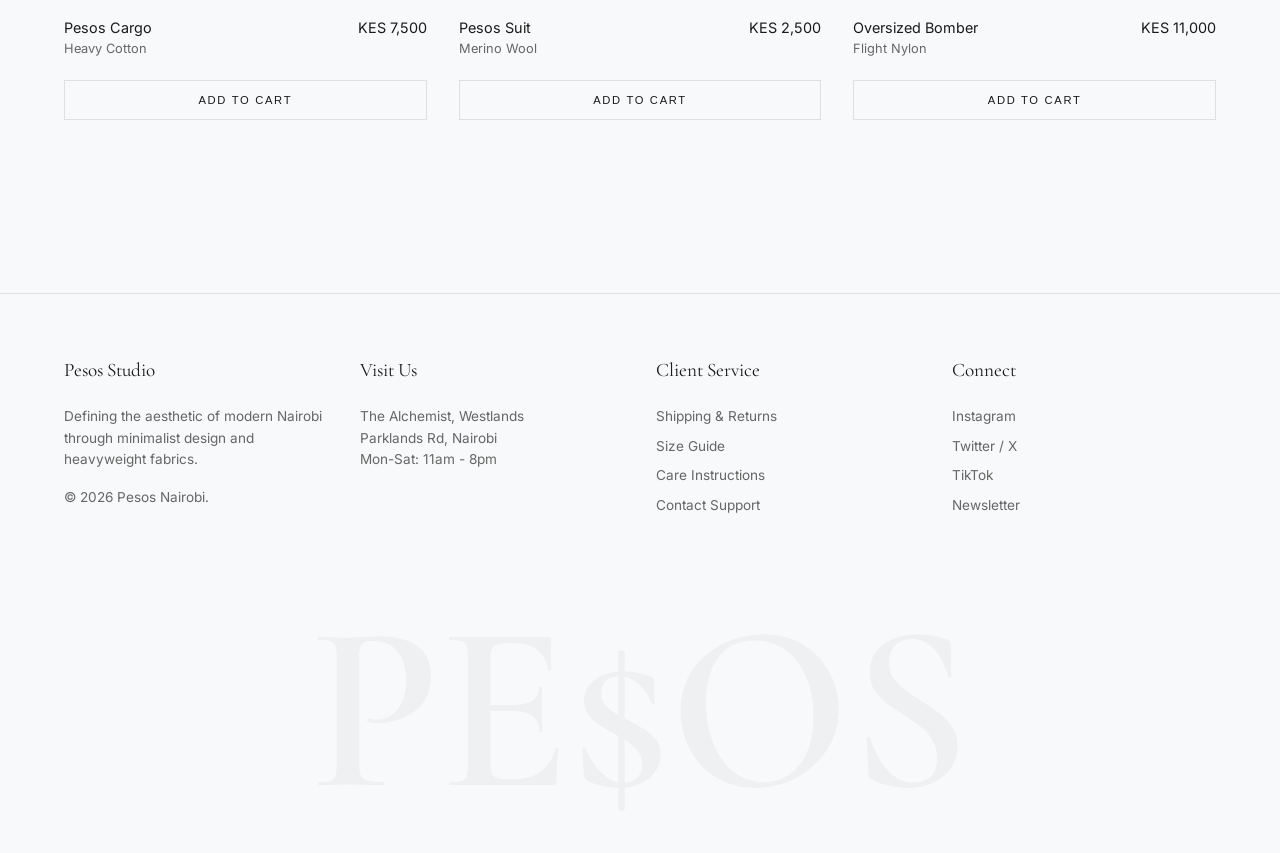
<file: pesos.html>
<!DOCTYPE html>
<html lang="en" data-theme="light">
<head>
    <meta charset="UTF-8">
    <meta name="viewport" content="width=device-width, initial-scale=1.0">
    <title>PE$OS Nairobi | Collection</title>
    
    <link rel="preconnect" href="https://fonts.googleapis.com">
    <link rel="preconnect" href="https://fonts.gstatic.com" crossorigin>
    <link href="https://fonts.googleapis.com/css2?family=Cormorant+Garamond:ital,wght@0,300;0,400;0,600;1,400&family=Inter:wght@200;300;400&display=swap" rel="stylesheet">
    <link rel="stylesheet" href="css/pesos.css">
    
</head>
<body>

    <div class="fog-container">
        <div class="fog-blob blob-1"></div>
        <div class="fog-blob blob-2"></div>
    </div>

    <nav>
        <a href="index.html" class="back-link hover-trigger">
            <span>&larr;</span> Back
        </a>
        <a href="cart.html" class="back-link hover-trigger">
            <div class="cart-link hover-trigger">Cart (<span id="cartCount">0</span>)</div></a>
    </nav>

    <header class="brand-hero reveal">
        <h1>PE$OS Nairobi</h1>
        <p>Street luxury with an edge. The new uniform for the creative class in Nairobi.</p>
    </header>

    <section class="collection-grid">
        <div class="product-card reveal">
            <div class="img-wrap hover-trigger">
                <img src="assets/pesos/pesoschair.jpg" alt="Pesos Hoodie">
            </div>
            <div class="meta">
                <div class="info">
                    <h3>Heavyweight Jacket</h3>
                    <p>Onyx Black</p>
                </div>
                <span class="price">KES 6,500</span>
            </div>
            <button class="add-btn hover-trigger">Add to Cart</button>
        </div>

        <div class="product-card reveal">
            <div class="img-wrap hover-trigger">
                <img src="assets/pesos/pesosmakasi.jpg" alt="Pesos Chain">
            </div>
            <div class="meta">
                <div class="info">
                    <h3>Classic</h3>
                    <p>Stainless Steel</p>
                </div>
                <span class="price">KES 4,000</span>
            </div>
            <button class="add-btn hover-trigger">Add to Cart</button>
        </div>

        <div class="product-card reveal">
            <div class="img-wrap hover-trigger">
                <img src="assets/pesos/pesosball.jpg" alt="Pesos Tee">
            </div>
            <div class="meta">
                <div class="info">
                    <h3>Pesos Shirt</h3>
                    <p>Vintage Wash</p>
                </div>
                <span class="price">KES 3,500</span>
            </div>
            <button class="add-btn hover-trigger">Add to Cart</button>
        </div>

        <div class="product-card reveal">
            <div class="img-wrap hover-trigger">
                <img src="assets/pesos/pesospotrait.jpg" alt="Cargos">
            </div>
            <div class="meta">
                <div class="info">
                    <h3>Pesos Cargo</h3>
                    <p>Heavy Cotton</p>
                </div>
                <span class="price">KES 7,500</span>
            </div>
            <button class="add-btn hover-trigger">Add to Cart</button>
        </div>

        <div class="product-card reveal">
            <div class="img-wrap hover-trigger">
                <img src="assets/pesos/pesoschair.jpg" alt="Beanie">
            </div>
            <div class="meta">
                <div class="info">
                    <h3>Pesos Suit</h3>
                    <p>Merino Wool</p>
                </div>
                <span class="price">KES 2,500</span>
            </div>
            <button class="add-btn hover-trigger">Add to Cart</button>
        </div>

        <div class="product-card reveal">
            <div class="img-wrap hover-trigger">
                <img src="assets/makasi studios/makasi5.jpg" alt="Bomber">
            </div>
            <div class="meta">
                <div class="info">
                    <h3>Oversized Bomber</h3>
                    <p>Flight Nylon</p>
                </div>
                <span class="price">KES 11,000</span>
            </div>
            <button class="add-btn hover-trigger">Add to Cart</button>
        </div>
    </section>

    <footer class="footer-large reveal">
        <div class="footer-grid">
            <div class="footer-col">
                <h4>Pesos Studio</h4>
                <p>Defining the aesthetic of modern Nairobi through minimalist design and heavyweight fabrics.</p>
                <p style="margin-top: 1rem;">&copy; 2026 Pesos Nairobi.</p>
            </div>
            <div class="footer-col">
                <h4>Visit Us</h4>
                <p>The Alchemist, Westlands</p>
                <p>Parklands Rd, Nairobi</p>
                <p>Mon-Sat: 11am - 8pm</p>
            </div>
            <div class="footer-col">
                <h4>Client Service</h4>
                <ul>
                    <li><a href="#" class="hover-trigger">Shipping & Returns</a></li>
                    <li><a href="#" class="hover-trigger">Size Guide</a></li>
                    <li><a href="#" class="hover-trigger">Care Instructions</a></li>
                    <li><a href="#" class="hover-trigger">Contact Support</a></li>
                </ul>
            </div>
            <div class="footer-col">
                <h4>Connect</h4>
                <ul>
                    <li><a href="#" class="hover-trigger">Instagram</a></li>
                    <li><a href="#" class="hover-trigger">Twitter / X</a></li>
                    <li><a href="#" class="hover-trigger">TikTok</a></li>
                    <li><a href="#" class="hover-trigger">Newsletter</a></li>
                </ul>
            </div>
        </div>
        <div class="big-type-footer">PE$OS</div>
    </footer>

    <div class="toast" id="toast">Item added to cart</div>

    <script src="js/pesos.js"></script>
</body>
</html>
</file>
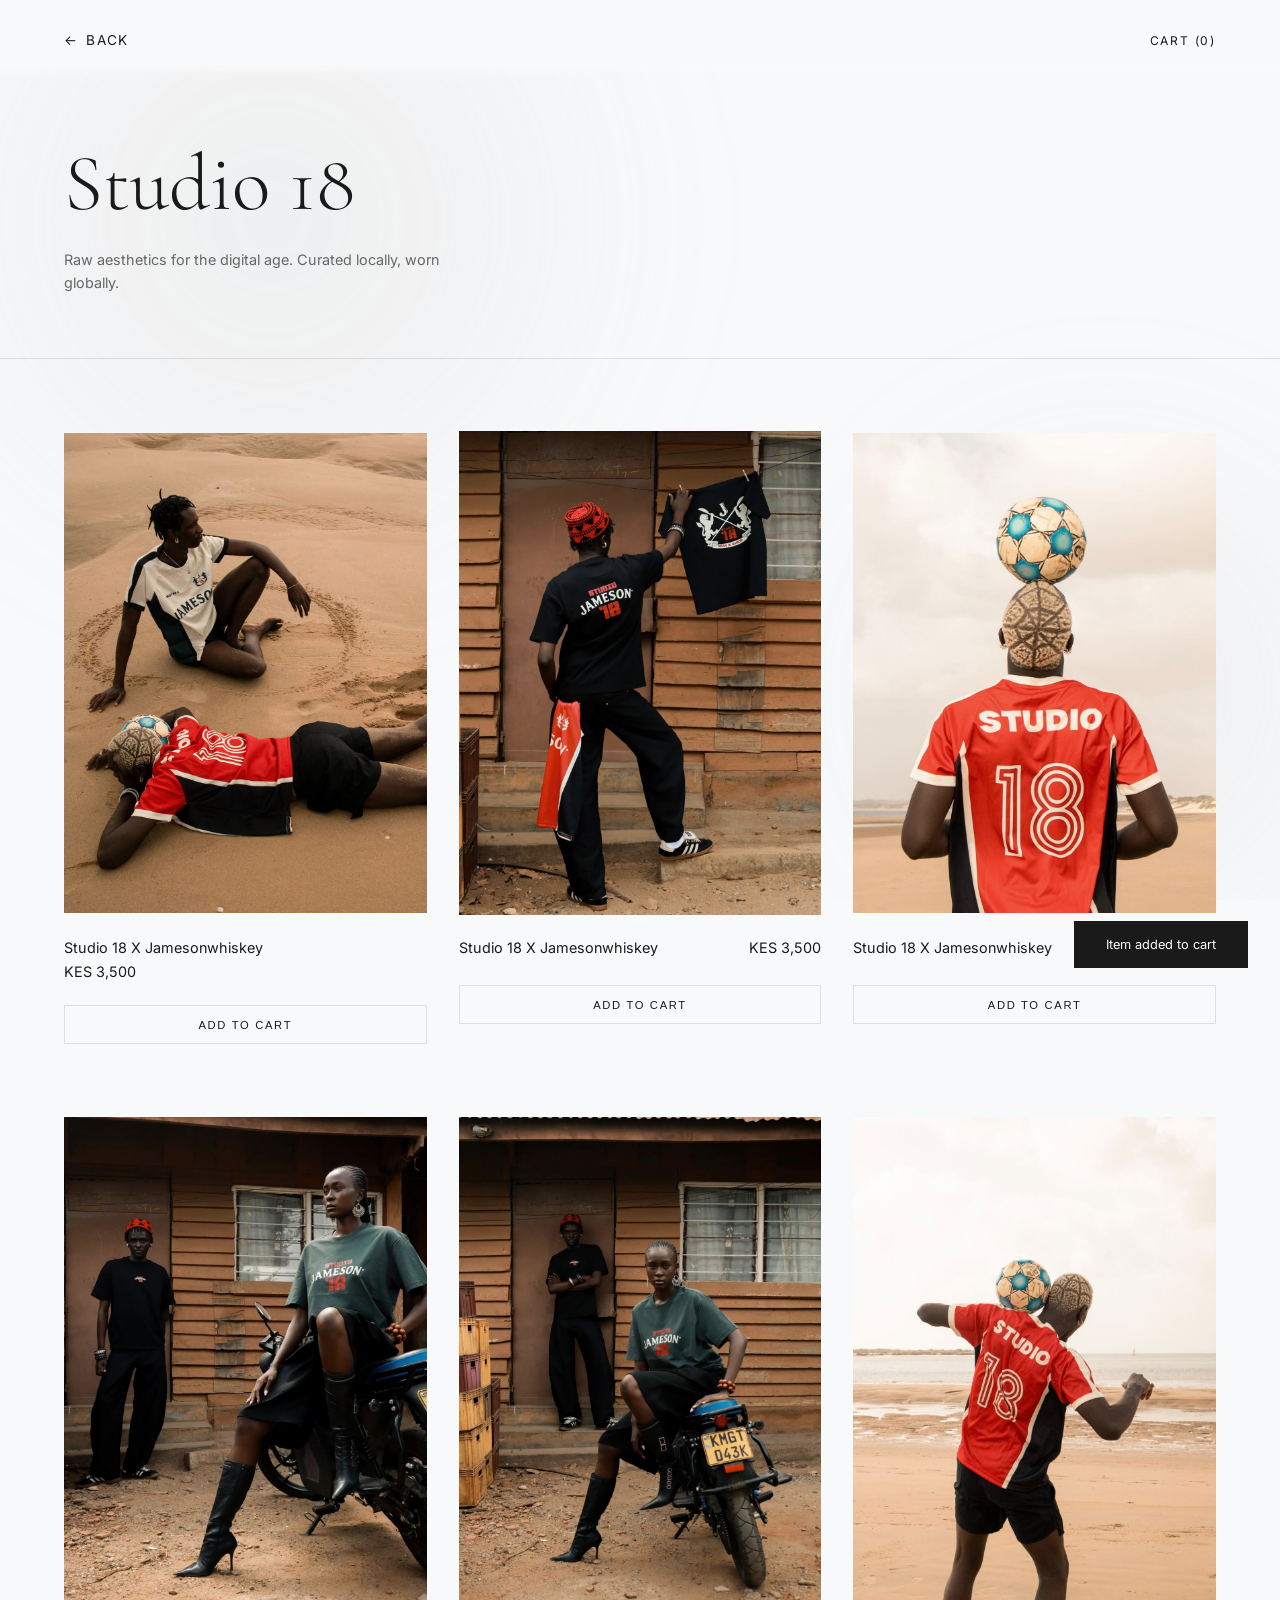
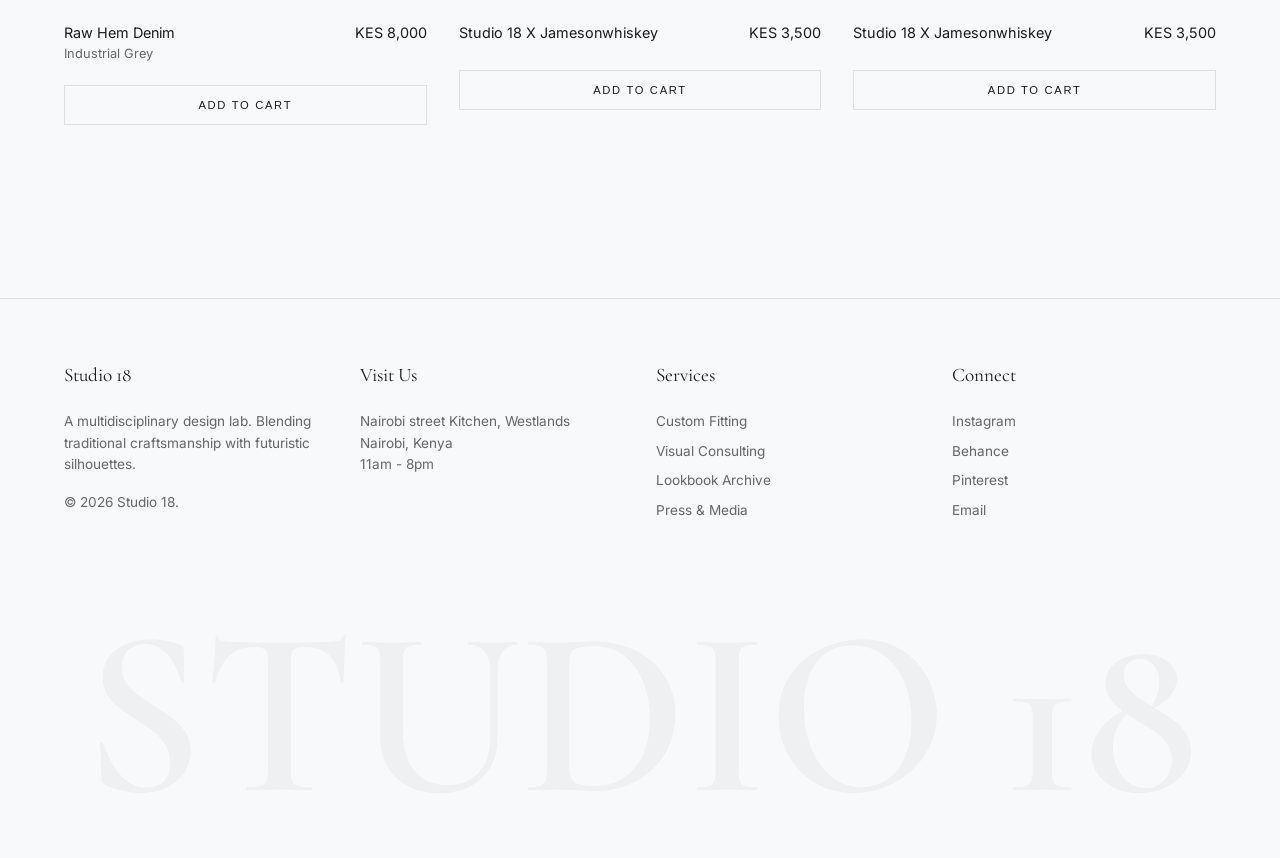
<file: studio18.html>
<!DOCTYPE html>
<html lang="en" data-theme="light">
<head>
    <meta charset="UTF-8">
    <meta name="viewport" content="width=device-width, initial-scale=1.0">
    <title>Studio 18 | Collection</title>
    
    <link rel="preconnect" href="https://fonts.googleapis.com">
    <link rel="preconnect" href="https://fonts.gstatic.com" crossorigin>
    <link href="https://fonts.googleapis.com/css2?family=Cormorant+Garamond:ital,wght@0,300;0,400;0,600;1,400&family=Inter:wght@200;300;400&display=swap" rel="stylesheet">
    <link rel="stylesheet" href="css/Studio18.css">
    
</head>
<body>

    <div class="fog-container">
        <div class="fog-blob blob-1"></div>
        <div class="fog-blob blob-2"></div>
    </div>

    <nav>
        <a href="index.html" class="back-link hover-trigger">
            <span>&larr;</span> Back
        </a>
        <a href="cart.html" class="cart-link hover-trigger">
            Cart (<span id="cartCount">0</span>)
          </a>
    </nav>

    <header class="brand-hero reveal">
        <h1>Studio 18</h1>
        <p>Raw aesthetics for the digital age. Curated locally, worn globally.</p>
    </header>

    <section class="collection-grid">
        <div class="product-card reveal">
            <div class="img-wrap hover-trigger">
                <img src="assets/studio18/studio18.jpg" alt="Look 1">
            </div>
            <div class="meta">
                <div class="info">
                    <div class="info">
                        <h3>Studio 18 X Jamesonwhiskey</h3>
                    </div>
                    <span class="price">KES 3,500</span>
                </div>
                </div>
            <button class="add-btn hover-trigger">Add to Cart</button>
        </div>

        <div class="product-card reveal">
            <div class="img-wrap hover-trigger">
                <img src="assets/studio18/studioback.jpg" alt="Look 2">
            </div>
            <div class="meta">
                <div class="info">
                    <h3>Studio 18 X Jamesonwhiskey</h3>
                </div>
                <span class="price">KES 3,500</span>
            </div>
            <button class="add-btn hover-trigger">Add to Cart</button>
        </div>

        <div class="product-card reveal">
            <div class="img-wrap hover-trigger">
                <img src="assets/studio18/studioball.jpg" alt="Look 3">
            </div>
            <div class="meta">
                <div class="info">
                    <h3>Studio 18 X Jamesonwhiskey</h3>
                </div>
                <span class="price">KES 3,500</span>
            </div>
            <button class="add-btn hover-trigger">Add to Cart</button>
        </div>

        <div class="product-card reveal">
            <div class="img-wrap hover-trigger">
                <img src="assets/studio18/studiobike.jpg" alt="Look 4">
            </div>
            <div class="meta">
                <div class="info">
                    <h3>Raw Hem Denim</h3>
                    <p>Industrial Grey</p>
                </div>
                <span class="price">KES 8,000</span>
            </div>
            <button class="add-btn hover-trigger">Add to Cart</button>
        </div>

        <div class="product-card reveal">
            <div class="img-wrap hover-trigger">
                <img src="assets/studio18/studiobvike.jpg" alt="Look 5">
            </div>
            <div class="meta">
                <div class="info">
                    <h3>Studio 18 X Jamesonwhiskey</h3>
                </div>
                <span class="price">KES 3,500</span>
            </div>
            <button class="add-btn hover-trigger">Add to Cart</button>
        </div>

        <div class="product-card reveal">
            <div class="img-wrap hover-trigger">
                <img src="assets/studio18/studiojuma.jpg"Look 6">
            </div>
            <div class="meta">
                <div class="info">
                    <h3>Studio 18 X Jamesonwhiskey</h3>
                </div>
                <span class="price">KES 3,500</span>
            </div>
            <button class="add-btn hover-trigger">Add to Cart</button>
        </div>
    </section>

    <footer class="footer-large reveal">
        <div class="footer-grid">
            <div class="footer-col">
                <h4>Studio 18</h4>
                <p>A multidisciplinary design lab. Blending traditional craftsmanship with futuristic silhouettes.</p>
                <p style="margin-top: 1rem;">&copy; 2026 Studio 18.</p>
            </div>
            <div class="footer-col">
                <h4>Visit Us</h4>
                <p> Nairobi street Kitchen, Westlands</p>
                <p>Nairobi, Kenya</p>
                <p> 11am - 8pm</p>
            </div>
            <div class="footer-col">
                <h4>Services</h4>
                <ul>
                    <li><a href="#" class="hover-trigger">Custom Fitting</a></li>
                    <li><a href="#" class="hover-trigger">Visual Consulting</a></li>
                    <li><a href="#" class="hover-trigger">Lookbook Archive</a></li>
                    <li><a href="#" class="hover-trigger">Press & Media</a></li>
                </ul>
            </div>
            <div class="footer-col">
                <h4>Connect</h4>
                <ul>
                    <li><a href="#" class="hover-trigger">Instagram</a></li>
                    <li><a href="#" class="hover-trigger">Behance</a></li>
                    <li><a href="#" class="hover-trigger">Pinterest</a></li>
                    <li><a href="#" class="hover-trigger">Email</a></li>
                </ul>
            </div>
        </div>
        <div class="big-type-footer">STUDIO 18</div>
    </footer>

    <div class="toast" id="toast">Item added to cart</div>

    <script src="js/studio18.js"></script>
</body>
</html>
</file>
<file: css/home.css>
/* --- 1. CORE VARIABLES & RESET --- */
:root {
    /* Light Mode (Default) */
    --bg-color: #f8f9fa;
    --text-main: #1a1a1a;
    --text-muted: #666666;
    --line-color: rgba(0,0,0,0.1);
    --fog-color: rgba(200,200,200,0.4);
    --font-display: 'Cormorant Garamond', serif;
    --font-ui: 'Inter', sans-serif;
    --easing: cubic-bezier(0.22, 1, 0.36, 1);

    /* Preloader Specifics */
    --loader-bg: #111111;
    --loader-text: #dcdcd9;
    --loader-accent: #c47e5a; 
}

/* Dark Mode Overrides */
[data-theme="dark"] {
    --bg-color: #0a0a0a;
    --text-main: #e0e0e0;
    --text-muted: #888888;
    --line-color: rgba(255,255,255,0.1);
    --fog-color: rgba(50,50,50,0.5);
}

* { margin: 0; padding: 0; box-sizing: border-box; }

body {
    background-color: var(--bg-color);
    color: var(--text-main);
    font-family: var(--font-ui);
    overflow-x: hidden;
    transition: background-color 0.8s var(--easing), color 0.8s var(--easing);
    -webkit-font-smoothing: antialiased;
}

a { color: inherit; text-decoration: none; cursor: pointer; }

/* UTILITY CLASSES FOR RESPONSIVENESS */
.mobile-only { display: none; }

/* =========================================
   PRELOADER STYLES (THE MONOLITH)
   ========================================= */
#preloader {
    position: fixed; top: 0; left: 0;
    width: 100vw; height: 100vh;
    background-color: var(--loader-bg);
    z-index: 9999;
    display: flex; flex-direction: column;
    justify-content: center; align-items: center;
    overflow: hidden;
    transition: transform 1.5s cubic-bezier(0.77, 0, 0.175, 1);
}

#preloader.hidden { display: none !important; }

.grain {
    position: absolute; top: 0; left: 0; width: 100%; height: 100%;
    opacity: 0.07; pointer-events: none; z-index: 2;
    background-image: url("data:image/svg+xml,%3Csvg viewBox='0 0 200 200' xmlns='http://www.w3.org/2000/svg'%3E%3Cfilter id='noiseFilter'%3E%3CfeTurbulence type='fractalNoise' baseFrequency='0.8' numOctaves='3' stitchTiles='stitch'/%3E%3C/filter%3E%3Crect width='100%25' height='100%25' filter='url(%23noiseFilter)'/%3E%3C/svg%3E");
}

.title-container {
    display: flex; overflow: hidden; position: relative; z-index: 10; padding: 0 2rem;
}

.big-letter {
    font-family: 'Cormorant Garamond', serif;
    font-size: 13vw; 
    font-weight: 300;
    color: var(--loader-text);
    text-transform: uppercase;
    line-height: 0.9;
    transform: translateY(110%); 
    transition: transform 2s cubic-bezier(0.19, 1, 0.22, 1);
    mix-blend-mode: exclusion;
}

.counter-wrap {
    position: absolute; bottom: 2rem; right: 3rem;
    font-family: 'Inter', sans-serif; font-size: 4rem; font-weight: 200;
    color: var(--loader-accent); opacity: 0.5; z-index: 10;
}

#enter-trigger {
    margin-top: 4vh;
    font-family: 'Inter', sans-serif; font-size: 0.8rem;
    letter-spacing: 0.3em; text-transform: uppercase;
    color: var(--loader-accent); background: transparent; border: none;
    cursor: pointer; opacity: 0; transform: translateY(20px);
    transition: all 0.8s ease; z-index: 20; position: relative;
}

#enter-trigger::after {
    content: ''; position: absolute; bottom: -5px; left: 50%;
    width: 0%; height: 1px; background: var(--loader-accent);
    transform: translateX(-50%); transition: width 0.3s;
}
#enter-trigger:hover::after { width: 100%; }

.glow-spot {
    position: absolute; width: 40vw; height: 40vw;
    background: radial-gradient(circle, #7a4832 0%, rgba(26, 25, 24, 0) 60%);
    border-radius: 50%; opacity: 0.4; filter: blur(60px);
    animation: moveGlow 10s infinite alternate ease-in-out; z-index: 1;
}
@keyframes moveGlow { 0% { transform: translate(-20%, -10%); } 100% { transform: translate(20%, 10%); } }

/* =========================================
   MAIN SITE STYLES
   ========================================= */
#main-content {
    opacity: 0; 
    transition: opacity 1s ease 0.5s;
}

#main-content.visible { opacity: 1; }

/* --- 2. ETHEREAL ATMOSPHERE --- */
.fog-container {
    position: fixed; top: 0; left: 0; width: 100vw; height: 100vh;
    z-index: -1; overflow: hidden; pointer-events: none;
}
.fog-blob {
    position: absolute; background: radial-gradient(circle, var(--fog-color) 0%, rgba(255,255,255,0) 70%);
    border-radius: 50%; filter: blur(80px); transition: background 0.8s ease;
    animation: drift 20s infinite alternate ease-in-out;
}
[data-theme="dark"] .fog-blob { background: radial-gradient(circle, var(--fog-color) 0%, rgba(0,0,0,0) 70%); }
.blob-1 { width: 800px; height: 800px; top: -20%; left: -10%; animation-duration: 25s; }
.blob-2 { width: 600px; height: 600px; bottom: -10%; right: -10%; animation-duration: 18s; animation-delay: -5s; }
.blob-3 { width: 400px; height: 400px; top: 40%; left: 40%; animation-duration: 30s; }
@keyframes drift { 0% { transform: translate(0, 0) scale(1); } 100% { transform: translate(30px, 50px) scale(1.1); } }

/* --- 3. UI STRUCTURE & NAVIGATION --- */
nav {
    position: fixed; top: 0; left: 0; width: 100%; padding: 2rem 4rem;
    display: flex; justify-content: space-between; align-items: center; z-index: 100;
    background: linear-gradient(to bottom, var(--bg-color) 0%, transparent 100%);
    box-sizing: border-box;
}
.logo {
    font-family: var(--font-display); font-size: 1.5rem; letter-spacing: 0.1em;
    font-weight: 600; text-transform: uppercase; z-index: 105; 
    position: relative;
}

.nav-right { display: flex; align-items: center; gap: 3rem; }
.nav-links { display: flex; gap: 3rem; font-size: 0.75rem; text-transform: uppercase; letter-spacing: 0.15em; }
.controls { display: flex; gap: 1rem; }
.control-btn {
    background: transparent; border: 1px solid var(--text-main); color: var(--text-main);
    padding: 0.5rem 1rem; font-family: var(--font-ui); font-size: 0.7rem;
    text-transform: uppercase; letter-spacing: 0.1em; border-radius: 50px;
    cursor: pointer; transition: all 0.3s ease;
}
.control-btn:hover { background: var(--text-main); color: var(--bg-color); }

/* Desktop Hamburger (Hidden by default) */
.hamburger {
    display: none;
    flex-direction: column;
    justify-content: space-between;
    width: 30px;
    height: 18px;
    cursor: pointer;
    z-index: 105; 
    position: relative;
}
.hamburger span {
    display: block;
    width: 100%;
    height: 2px;
    background-color: var(--text-main);
    transition: all 0.3s var(--easing);
}

/* --- 4. HERO SECTION --- */
.hero {
    height: 100vh; display: flex; flex-direction: column;
    justify-content: center; align-items: center; text-align: center; padding: 0 2rem;
}
h1 {
    font-family: var(--font-display); font-size: 8vw; font-weight: 300; line-height: 0.9;
    letter-spacing: -0.02em; margin-bottom: 2rem; opacity: 0;
    transform: translateY(30px); animation: fadeUp 1.5s var(--easing) forwards 0.5s;
}
.hero-sub {
    font-size: 0.9rem; text-transform: uppercase; letter-spacing: 0.2em;
    color: var(--text-muted); opacity: 0; animation: fadeUp 1.5s var(--easing) forwards 1s;
}
@keyframes fadeUp { to { opacity: 1; transform: translateY(0); } }
.scroll-indicator {
    position: absolute; bottom: 3rem; font-size: 0.7rem;
    text-transform: uppercase; letter-spacing: 0.2em; opacity: 0.5;
}

/* --- 5. CONTENT SECTIONS --- */
.section { padding: 10vh 10vw; min-height: 100vh; }
.brand-header {
    display: flex; justify-content: space-between; align-items: flex-end;
    margin-bottom: 6rem; border-bottom: 1px solid var(--line-color); padding-bottom: 3rem; 
}
.brand-title { font-family: var(--font-display); font-size: 4rem; font-style: italic; }
.brand-content { display: flex; flex-direction: column; align-items: flex-start; gap: 2rem; }
.brand-desc { max-width: 300px; font-size: 0.85rem; line-height: 1.6; color: var(--text-muted); }
.shop-btn {
    font-size: 0.75rem; text-transform: uppercase; letter-spacing: 0.15em;
    border: 1px solid var(--text-main); padding: 1rem 2.5rem;
    display: inline-block; background: transparent; transition: all 0.4s var(--easing);
}
.shop-btn:hover { background: var(--text-main); color: var(--bg-color); padding: 1rem 3.5rem; }

/* --- 6. PRODUCT GRID --- */
.gallery-grid { display: grid; grid-template-columns: repeat(3, 1fr); gap: 4vw; }
.product-card { position: relative; transition: transform 0.6s var(--easing); cursor: pointer; }
.img-container {
    width: 100%; height: 600px; overflow: hidden;
    background-color: rgba(120,120,120,0.1); position: relative;
}
.img-container img {
    width: 100%; height: 100%; object-fit: cover;
    transition: transform 1.2s var(--easing), filter 0.5s ease; filter: grayscale(20%);
}
.product-info {
    margin-top: 1.5rem; display: flex; justify-content: space-between;
    font-size: 0.8rem; letter-spacing: 0.05em; opacity: 0.7; transition: opacity 0.3s;
}
.product-card:hover .img-container img { transform: scale(1.05); filter: grayscale(0%); }
.product-card:hover .product-info { opacity: 1; }
.reveal { opacity: 0; transform: translateY(50px); transition: all 1s var(--easing); }
.reveal.active { opacity: 1; transform: translateY(0); }

/* --- 7. FOOTER --- */
footer {
    margin-top: 10vh; padding: 6rem 4rem 2rem 4rem;
    background-color: var(--bg-color); border-top: 1px solid var(--line-color);
    transition: background-color 0.8s;
}
.footer-grid { display: grid; grid-template-columns: 1fr 1fr 1fr 1.5fr; gap: 2rem; margin-bottom: 8rem; }
.footer-col h3 {
    font-family: var(--font-ui); font-size: 0.7rem; text-transform: uppercase;
    letter-spacing: 0.1em; margin-bottom: 2rem; color: var(--text-muted);
}
.footer-col ul { list-style: none; }
.footer-col li { margin-bottom: 1rem; }
.footer-col a { font-family: var(--font-display); font-size: 1.4rem; font-style: italic; transition: color 0.3s; }
.footer-col a:hover { color: var(--text-muted); }
/* --- NEWSLETTER SUBMIT STYLES --- */
.newsletter-form {
    display: flex;
    align-items: center;
    border-bottom: 1px solid var(--text-main);
    transition: border-color 0.3s;
}

.newsletter-form:focus-within {
    border-bottom: 1px solid var(--text-muted);
}

.newsletter input {
    background: transparent; 
    border: none; /* Border moved to the form container */
    padding: 1rem 0; 
    width: 100%; 
    color: var(--text-main);
    font-family: var(--font-display); 
    font-size: 1.5rem;
}

.newsletter input:focus { 
    outline: none; 
}

.newsletter button {
    background: transparent;
    border: none;
    color: var(--text-main);
    font-size: 1.5rem;
    cursor: pointer;
    padding-left: 1rem;
    transition: transform 0.4s var(--easing), color 0.3s;
}

/* Makes the arrow slide to the right when hovered */
.newsletter button:hover {
    transform: translateX(8px);
    color: var(--text-muted);
}
.footer-big-text {
    font-family: var(--font-ui); font-size: 13.5vw; line-height: 0.8; font-weight: 800;
    text-align: center; letter-spacing: -0.05em; color: var(--text-main);
    opacity: 0.08; user-select: none; margin-top: 4rem;
}

/* --- 8. MOBILE MEDIA QUERIES --- */
@media (max-width: 768px) {
    /* Make mobile-only things appear, and hide desktop stuff */
    .mobile-only { display: block; }
    .desktop-only { display: none !important; }

    /* Layout adjustments */
    .gallery-grid { grid-template-columns: 1fr; gap: 2rem; }
    .product-card { margin-top: 0 !important; }
    
    /* FIX: Adjusted image height for mobile so they fit naturally without huge gaps */
    .img-container { height: 450px; }

    .footer-grid { grid-template-columns: 1fr; }
    
    /* Fix the massive title text */
    h1 { font-size: 8vw; } 
    .brand-header { flex-direction: column; align-items: flex-start; gap: 2rem; }
    
    /* Nav structure positioning */
    nav { 
        padding: 2.5rem 2rem 1.5rem 2rem; 
        width: 100vw; 
        max-width: 100%; 
        overflow: hidden; 
    }
    
    /* Activate Hamburger */
    .hamburger { display: flex; }

    /* Turn regular links into a full-screen mobile menu */
    .nav-links {
        position: fixed;
        top: 0;
        right: -100%; 
        width: 100vw;
        height: 100vh;
        background-color: var(--bg-color);
        flex-direction: column;
        justify-content: center;
        align-items: center;
        gap: 2rem;
        font-size: 1.2rem;
        transition: right 0.6s var(--easing);
        z-index: 101; 
    }

    .nav-links.active {
        right: 0; 
    }

    .hamburger.active span:nth-child(1) { transform: translateY(8px) rotate(45deg); }
    .hamburger.active span:nth-child(2) { opacity: 0; }
    .hamburger.active span:nth-child(3) { transform: translateY(-8px) rotate(-45deg); }

    .big-letter { font-size: 18vw; }
    .footer-big-text { font-size: 10vw; } 
}
</file>
<file: css/cart.css>
/* --- 1. CORE VARIABLES --- */
:root {
    --bg-color: #f8f9fa;
    --text-main: #1a1a1a;
    --text-muted: #666666;
    --line-color: rgba(0,0,0,0.1);
    --fog-color: rgba(200,200,200,0.4);
    --font-display: 'Cormorant Garamond', serif;
    --font-ui: 'Inter', sans-serif;
    --easing: cubic-bezier(0.22, 1, 0.36, 1);
}

[data-theme="dark"] {
    --bg-color: #0a0a0a;
    --text-main: #e0e0e0;
    --text-muted: #888888;
    --line-color: rgba(255,255,255,0.1);
    --fog-color: rgba(50,50,50,0.5);
}

* { margin: 0; padding: 0; box-sizing: border-box; }

body {
    background-color: var(--bg-color);
    color: var(--text-main);
    font-family: var(--font-ui);
    overflow-x: hidden;
    transition: background-color 0.8s var(--easing), color 0.8s var(--easing);
}

/* --- 2. FOG --- */
.fog-container {
    position: fixed; top: 0; left: 0; width: 100vw; height: 100vh;
    z-index: -1; overflow: hidden; pointer-events: none;
}
.fog-blob {
    position: absolute; background: radial-gradient(circle, var(--fog-color) 0%, rgba(255,255,255,0) 70%);
    border-radius: 50%; filter: blur(80px); opacity: 0.6;
    animation: drift 20s infinite alternate ease-in-out;
}
.blob-1 { width: 800px; height: 800px; top: -20%; left: -10%; }
.blob-2 { width: 600px; height: 600px; bottom: -10%; right: -10%; animation-delay: -5s; }
@keyframes drift { to { transform: translate(30px, 50px) scale(1.1); } }

/* --- 3. NAV --- */
nav {
    position: fixed; top: 0; width: 100%; padding: 2rem 4rem;
    display: flex; justify-content: space-between; align-items: center; z-index: 100;
    background: linear-gradient(to bottom, var(--bg-color) 80%, transparent);
}

.back-link {
    font-family: var(--font-ui);
    font-size: 0.85rem;
    text-transform: uppercase;
    letter-spacing: 0.1em;
    color: var(--text-main);
    text-decoration: none;
    display: flex; align-items: center; gap: 0.5rem;
    transition: opacity 0.3s;
}
.back-link:hover { opacity: 0.6; }

.nav-controls { display: flex; align-items: center; gap: 2rem; }
.theme-btn {
    background: transparent; border: 1px solid var(--text-main); color: var(--text-main);
    padding: 0.4rem 0.8rem; font-family: var(--font-ui); font-size: 0.7rem;
    text-transform: uppercase; letter-spacing: 0.1em; border-radius: 50px;
    cursor: pointer; transition: all 0.3s ease;
}
.theme-btn:hover { background: var(--text-main); color: var(--bg-color); }
.cart-status { font-size: 0.75rem; text-transform: uppercase; letter-spacing: 0.15em; }

/* --- 4. LAYOUT --- */
.cart-container {
    padding: 15vh 4rem 8rem 4rem; min-height: 80vh;
    display: grid; grid-template-columns: 2fr 1fr; gap: 6rem;
}

h1 {
    font-family: var(--font-display); font-size: 3.5rem; font-weight: 300;
    margin-bottom: 3rem; grid-column: 1 / -1;
    border-bottom: 1px solid var(--line-color); padding-bottom: 2rem;
}

/* Items */
.cart-items { display: flex; flex-direction: column; gap: 2rem; }
.cart-item {
    display: grid; grid-template-columns: 100px 1fr auto; gap: 2rem;
    padding-bottom: 2rem; border-bottom: 1px solid var(--line-color);
    align-items: start;
    transition: opacity 0.5s var(--easing), transform 0.5s var(--easing);
}
.cart-item.removing { opacity: 0; transform: translateX(-20px); }

.item-img { width: 100px; height: 120px; background: transparent; }
.item-img img {
    width: 100%; height: 100%; object-fit: contain; filter: grayscale(20%);
}

.item-details h3 { font-family: var(--font-ui); font-size: 1rem; font-weight: 400; margin-bottom: 0.5rem; }
.item-details p { color: var(--text-muted); font-size: 0.8rem; margin-bottom: 0.3rem; }

.item-actions { margin-top: 1rem; display: flex; gap: 1.5rem; align-items: center; }

.qty-selector {
    display: flex; align-items: center; gap: 0.5rem; font-size: 0.8rem;
    border: 1px solid var(--line-color); padding: 0.2rem 0.5rem;
}
.qty-btn {
    background: none; border: none; cursor: pointer;
    color: var(--text-main); font-size: 1rem; padding: 0 0.3rem;
}

.remove-btn {
    font-size: 0.7rem; text-transform: uppercase; letter-spacing: 0.1em;
    color: var(--text-muted); cursor: pointer; background: none; border: none;
    border-bottom: 1px solid transparent; transition: all 0.3s;
}
.remove-btn:hover { color: #d00; border-color: #d00; }

.item-price { font-family: var(--font-ui); font-size: 1rem; text-align: right; }

/* Summary */
.cart-summary {
    position: sticky; top: 15vh; height: fit-content;
    padding: 2rem; background: rgba(255,255,255,0.02);
    border: 1px solid var(--line-color);
}
.summary-row {
    display: flex; justify-content: space-between; margin-bottom: 1rem;
    font-size: 0.9rem; color: var(--text-muted);
}
.summary-row.total {
    margin-top: 2rem; padding-top: 1rem; border-top: 1px solid var(--line-color);
    color: var(--text-main); font-weight: 600; font-size: 1.1rem;
}
.checkout-btn {
    width: 100%; margin-top: 2rem; background: var(--text-main);
    color: var(--bg-color); border: 1px solid var(--text-main);
    padding: 1rem; text-transform: uppercase; letter-spacing: 0.15em;
    font-size: 0.8rem; cursor: pointer; transition: all 0.3s;
}
.checkout-btn:hover { background: transparent; color: var(--text-main); }

/* Footer */
.footer-large {
    margin-top: 5vh; border-top: 1px solid var(--line-color);
    padding: 4rem 4rem 0 4rem; display: flex; flex-direction: column;
    position: relative; background-color: var(--bg-color);
}
.footer-grid {
    display: grid; grid-template-columns: repeat(4, 1fr);
    gap: 2rem; margin-bottom: 6rem; width: 100%;
}
.footer-col h4 {
    font-family: var(--font-display); font-size: 1.2rem; font-weight: 400;
    margin-bottom: 1.5rem; color: var(--text-main);
}
.footer-col ul { list-style: none; }
.footer-col li { margin-bottom: 0.5rem; }
.footer-col a, .footer-col p {
    text-decoration: none; color: var(--text-muted); font-size: 0.85rem;
    line-height: 1.6; transition: color 0.3s; display: block;
}
.footer-col a:hover { color: var(--text-main); }
.big-type-footer {
    font-family: var(--font-display); font-size: 13.5vw; line-height: 0.75;
    font-weight: 600; white-space: nowrap; color: var(--text-main);
    opacity: 0.04; user-select: none; pointer-events: none;
    text-align: center; margin-bottom: -2vw; width: 100%;
}

/* --- 5. MOBILE MEDIA QUERIES (FIXED) --- */
@media (max-width: 1024px) {
    .footer-grid { grid-template-columns: repeat(2, 1fr); gap: 4rem; }
}

@media (max-width: 768px) {
    /* Main Layout */
    .cart-container { grid-template-columns: 1fr; padding: 12vh 1.5rem 4rem 1.5rem; gap: 3rem; }
    
    /* Navbar Constraints */
    nav { 
        padding: 1.5rem 1.5rem; 
        width: 100vw; 
        max-width: 100%; 
        overflow: hidden; 
    }
    
    h1 { font-size: 2.5rem; margin-bottom: 1.5rem; }
    
    /* FIXED: Cart Item Grid */
    .cart-item { 
        /* Changes to 2 columns: smaller image on left, details on right */
        grid-template-columns: 80px 1fr; 
        gap: 1.5rem; 
    }
    
    .item-img { width: 80px; height: 100px; }
    
    /* Drops the price below the title/actions instead of forcing a 3rd column */
    .item-price { 
        grid-column: 2; 
        text-align: left; 
        margin-top: 0.5rem; 
        font-weight: 600;
    }

    /* Allows buttons to wrap naturally if screen is super narrow */
    .item-actions { flex-wrap: wrap; gap: 1rem; }
    
    /* Footer Adjustments */
    .footer-large { padding: 3rem 1.5rem 0 1.5rem; }
    .footer-grid { grid-template-columns: 1fr; gap: 3rem; }
    
    /* Shrunk to prevent horizontal scrolling */
    .big-type-footer { font-size: 14vw; } 
}
</file>
<file: css/makasi.css>
/* --- 1. CORE VARIABLES --- */
:root {
    --bg-color: #f8f9fa;
    --text-main: #1a1a1a;
    --text-muted: #666666;
    --line-color: rgba(0,0,0,0.1);
    --fog-color: rgba(200,200,200,0.4);
    --font-display: 'Cormorant Garamond', serif;
    --font-ui: 'Inter', sans-serif;
    --easing: cubic-bezier(0.22, 1, 0.36, 1);
}

[data-theme="dark"] {
    --bg-color: #0a0a0a;
    --text-main: #e0e0e0;
    --text-muted: #888888;
    --line-color: rgba(255,255,255,0.1);
    --fog-color: rgba(50,50,50,0.5);
}

* { margin: 0; padding: 0; box-sizing: border-box; }

body {
    background-color: var(--bg-color);
    color: var(--text-main);
    font-family: var(--font-ui);
    overflow-x: hidden;
    transition: background-color 0.8s var(--easing), color 0.8s var(--easing);
    -webkit-font-smoothing: antialiased; 
    -moz-osx-font-smoothing: grayscale;
}

/* --- 2. FOG ATMOSPHERE --- */
.fog-container {
    position: fixed; top: 0; left: 0; width: 100vw; height: 100vh;
    z-index: -1; overflow: hidden; pointer-events: none;
}
.fog-blob {
    position: absolute; background: radial-gradient(circle, var(--fog-color) 0%, rgba(255,255,255,0) 70%);
    border-radius: 50%; filter: blur(80px); opacity: 0.6;
    animation: drift 20s infinite alternate ease-in-out;
}
.blob-1 { width: 800px; height: 800px; top: -20%; left: -10%; }
.blob-2 { width: 600px; height: 600px; bottom: -10%; right: -10%; animation-delay: -5s; }
@keyframes drift { to { transform: translate(30px, 50px) scale(1.1); } }

/* --- 3. NAV & HERO --- */
nav {
    position: fixed; top: 0; width: 100%; padding: 2rem 4rem;
    display: flex; justify-content: space-between; align-items: center; z-index: 100;
    background: linear-gradient(to bottom, var(--bg-color) 80%, transparent);
    box-sizing: border-box; 
}

.back-link {
    font-family: var(--font-ui);
    font-size: 0.85rem;
    text-transform: uppercase;
    letter-spacing: 0.1em;
    color: var(--text-main);
    text-decoration: none;
    display: flex;
    align-items: center;
    gap: 0.5rem;
    transition: opacity 0.3s;
    white-space: nowrap; 
}
.back-link:hover { opacity: 0.6; }

.cart-link { 
    font-size: 0.75rem; 
    text-transform: uppercase; 
    letter-spacing: 0.15em; 
    cursor: pointer; 
    text-decoration: none;   
    color: var(--text-main); 
    transition: opacity 0.3s; 
    white-space: nowrap;     
    display: inline-block;
}
.cart-link:hover { opacity: 0.6; }

.brand-hero {
    padding: 15vh 4rem 4rem 4rem;
    border-bottom: 1px solid var(--line-color);
    margin-bottom: 4rem;
}
.brand-hero h1 {
    font-family: var(--font-display); font-size: 5rem; font-weight: 300; margin-bottom: 1rem;
}
.brand-hero p {
    max-width: 400px; color: var(--text-muted); font-size: 0.9rem; line-height: 1.6;
}

/* --- 4. PRODUCT GRID --- */
.collection-grid {
    display: grid;
    grid-template-columns: repeat(3, 1fr);
    gap: 4rem 2rem;
    padding: 0 4rem 8rem 4rem;
}

.product-card {
    display: flex; flex-direction: column; gap: 1rem;
    opacity: 0; transform: translateY(30px);
    transition: all 0.8s var(--easing);
}

.img-wrap {
    width: 100%; 
    height: 600px; 
    overflow: hidden; 
    position: relative;
    background-color: rgba(120,120,120,0.05); 
    cursor: pointer;
}

.img-wrap img {
    width: 100%; 
    height: 100%; 
    object-fit: cover; 
    transition: transform 1s var(--easing), filter 0.5s;
    filter: grayscale(10%);
}

.product-card:hover .img-wrap img { transform: scale(1.02); filter: grayscale(0%); }

.meta {
    display: flex; justify-content: space-between; align-items: flex-start;
}
.info h3 { font-family: var(--font-ui); font-size: 0.9rem; font-weight: 400; margin-bottom: 0.3rem; }
.info p { font-size: 0.8rem; color: var(--text-muted); }
.price { font-size: 0.9rem; font-family: var(--font-ui); }

.add-btn {
    margin-top: 0.5rem;
    background: transparent;
    border: 1px solid var(--line-color);
    color: var(--text-main);
    padding: 0.8rem;
    font-size: 0.7rem; text-transform: uppercase; letter-spacing: 0.15em;
    cursor: pointer;
    transition: all 0.3s;
    width: 100%;
}

.add-btn:hover {
    border-color: var(--text-main);
    background: var(--text-main);
    color: var(--bg-color);
}

/* --- 5. FOOTER --- */
.footer-large {
    margin-top: 5vh;
    border-top: 1px solid var(--line-color);
    padding: 4rem 4rem 0 4rem; 
    display: flex;
    flex-direction: column;
    position: relative;
    background-color: var(--bg-color);
}

.footer-grid {
    display: grid;
    grid-template-columns: repeat(4, 1fr);
    gap: 2rem;
    margin-bottom: 6rem;
    width: 100%;
}

.footer-col h4 {
    font-family: var(--font-display);
    font-size: 1.2rem;
    font-weight: 400;
    margin-bottom: 1.5rem;
    color: var(--text-main);
}

.footer-col ul { list-style: none; }
.footer-col li { margin-bottom: 0.5rem; }
.footer-col a, .footer-col p {
    text-decoration: none;
    color: var(--text-muted);
    font-size: 0.85rem;
    line-height: 1.6;
    transition: color 0.3s;
    display: block;
}
.footer-col a:hover { color: var(--text-main); }

.big-type-footer {
    font-family: var(--font-display);
    font-size: 18.5vw;
    line-height: 0.75;
    font-weight: 600;
    white-space: nowrap;
    color: var(--text-main);
    opacity: 0.04;
    user-select: none;
    pointer-events: none;
    text-align: center;
    margin-bottom: -2vw;
    width: 100%;
}

.toast {
    position: fixed; bottom: 2rem; right: 2rem;
    background: var(--text-main); color: var(--bg-color);
    padding: 1rem 2rem; font-size: 0.8rem;
    transform: translateY(100px); transition: transform 0.5s var(--easing);
    z-index: 200;
}
.toast.active { transform: translateY(0); }

/* --- 6. MEDIA QUERIES --- */
@media (max-width: 1024px) {
    .collection-grid { grid-template-columns: repeat(2, 1fr); }
    .footer-grid { grid-template-columns: repeat(2, 1fr); gap: 4rem; }
}

@media (max-width: 768px) {
    .collection-grid { grid-template-columns: 1fr; padding: 0 2rem 4rem 2rem; }
    .brand-hero { padding: 12vh 2rem 2rem 2rem; }
    .brand-hero h1 { font-size: 3.5rem; }
    
    nav { 
        padding: 2.5rem 2rem 1.5rem 2rem; 
        gap: 1rem;
        width: 100vw;
        max-width: 100%;
        overflow: hidden; 
    }
    
    .back-link, .cart-link {
        flex-shrink: 0;
        position: relative;
        z-index: 105;
    }
    
    .footer-large { padding: 3rem 2rem 0 2rem; }
    .footer-grid { grid-template-columns: 1fr; gap: 3rem; }
    
    /* FIXED: Shrunk from 25vw down to 14vw so it fits the screen width perfectly */
    .big-type-footer { font-size: 14vw; }
}
</file>
<file: css/metarmorphisized.css>
/* --- 1. CORE VARIABLES --- */
:root {
    --bg-color: #f8f9fa;
    --text-main: #1a1a1a;
    --text-muted: #666666;
    --line-color: rgba(0,0,0,0.1);
    --fog-color: rgba(200,200,200,0.4);
    --font-display: 'Cormorant Garamond', serif;
    --font-ui: 'Inter', sans-serif;
    --easing: cubic-bezier(0.22, 1, 0.36, 1);
}

[data-theme="dark"] {
    --bg-color: #0a0a0a;
    --text-main: #e0e0e0;
    --text-muted: #888888;
    --line-color: rgba(255,255,255,0.1);
    --fog-color: rgba(50,50,50,0.5);
}

* { margin: 0; padding: 0; box-sizing: border-box; }

body {
    background-color: var(--bg-color);
    color: var(--text-main);
    font-family: var(--font-ui);
    overflow-x: hidden;
    transition: background-color 0.8s var(--easing), color 0.8s var(--easing);
    -webkit-font-smoothing: antialiased; 
    -moz-osx-font-smoothing: grayscale;
}

/* --- 2. FOG ATMOSPHERE --- */
.fog-container {
    position: fixed; top: 0; left: 0; width: 100vw; height: 100vh;
    z-index: -1; overflow: hidden; pointer-events: none;
}
.fog-blob {
    position: absolute; background: radial-gradient(circle, var(--fog-color) 0%, rgba(255,255,255,0) 70%);
    border-radius: 50%; filter: blur(80px); opacity: 0.6;
    animation: drift 20s infinite alternate ease-in-out;
}
.blob-1 { width: 800px; height: 800px; top: -20%; left: -10%; }
.blob-2 { width: 600px; height: 600px; bottom: -10%; right: -10%; animation-delay: -5s; }
@keyframes drift { to { transform: translate(30px, 50px) scale(1.1); } }

/* --- 3. NAV & HERO --- */
nav {
    position: fixed; top: 0; width: 100%; padding: 2rem 4rem;
    display: flex; justify-content: space-between; align-items: center; z-index: 100;
    background: linear-gradient(to bottom, var(--bg-color) 80%, transparent);
    box-sizing: border-box;
}

.back-link {
    font-family: var(--font-ui);
    font-size: 0.85rem;
    text-transform: uppercase;
    letter-spacing: 0.1em;
    color: var(--text-main);
    text-decoration: none;
    display: flex;
    align-items: center;
    gap: 0.5rem;
    transition: opacity 0.3s;
    white-space: nowrap; 
}
.back-link:hover { opacity: 0.6; }

.cart-link { 
    font-size: 0.75rem; 
    text-transform: uppercase; 
    letter-spacing: 0.15em; 
    cursor: pointer; 
    text-decoration: none;   
    color: var(--text-main); 
    transition: opacity 0.3s; 
    white-space: nowrap;     
    display: inline-block;
}
.cart-link:hover { opacity: 0.6; }

.brand-hero {
    padding: 15vh 4rem 4rem 4rem;
    border-bottom: 1px solid var(--line-color);
    margin-bottom: 4rem;
}
.brand-hero h1 {
    font-family: var(--font-display); font-size: 5rem; font-weight: 300; margin-bottom: 1rem;
}
.brand-hero p {
    max-width: 400px; color: var(--text-muted); font-size: 0.9rem; line-height: 1.6;
}

/* --- 4. PRODUCT GRID --- */
.collection-grid {
    display: grid;
    grid-template-columns: repeat(3, 1fr);
    gap: 4rem 2rem;
    padding: 0 4rem 8rem 4rem;
}

.product-card {
    display: flex; flex-direction: column; gap: 1rem;
    opacity: 0; transform: translateY(30px);
    transition: all 0.8s var(--easing);
}

.img-wrap {
    width: 100%; height: 500px; overflow: hidden; position: relative;
    background: transparent; 
    cursor: pointer;
}

.img-wrap img {
    width: 100%; height: 100%; 
    object-fit: contain; 
    transition: transform 1s var(--easing), filter 0.5s;
    filter: grayscale(10%);
}

.product-card:hover .img-wrap img { transform: scale(1.05); filter: grayscale(0%); }

.meta {
    display: flex; justify-content: space-between; align-items: flex-start;
}
.info h3 { font-family: var(--font-ui); font-size: 0.9rem; font-weight: 400; margin-bottom: 0.3rem; }
.info p { font-size: 0.8rem; color: var(--text-muted); }
.price { font-size: 0.9rem; font-family: var(--font-ui); }

.add-btn {
    margin-top: 0.5rem;
    background: transparent;
    border: 1px solid var(--line-color);
    color: var(--text-main);
    padding: 0.8rem;
    font-size: 0.7rem; text-transform: uppercase; letter-spacing: 0.15em;
    cursor: pointer;
    transition: all 0.3s;
    width: 100%;
}

.add-btn:hover {
    border-color: var(--text-main);
    background: var(--text-main);
    color: var(--bg-color);
}

/* --- 5. UPDATED FOOTER --- */
.footer-large {
    margin-top: 5vh;
    border-top: 1px solid var(--line-color);
    padding: 4rem 4rem 0 4rem; 
    display: flex;
    flex-direction: column;
    position: relative;
    background-color: var(--bg-color);
}

.footer-grid {
    display: grid;
    grid-template-columns: repeat(4, 1fr);
    gap: 2rem;
    margin-bottom: 6rem;
    width: 100%;
}

.footer-col h4 {
    font-family: var(--font-display);
    font-size: 1.2rem;
    font-weight: 400;
    margin-bottom: 1.5rem;
    color: var(--text-main);
}

.footer-col ul { list-style: none; }
.footer-col li { margin-bottom: 0.5rem; }
.footer-col a, .footer-col p {
    text-decoration: none;
    color: var(--text-muted);
    font-size: 0.85rem;
    line-height: 1.6;
    transition: color 0.3s;
    display: block;
}
.footer-col a:hover { color: var(--text-main); }

.big-type-footer {
    font-family: var(--font-display);
    /* FIXED: Shrunk aggressively to 6vw to fit 15 letters on desktop */
    font-size: 6vw; 
    line-height: 0.75;
    font-weight: 600;
    white-space: nowrap;
    color: var(--text-main);
    opacity: 0.04;
    user-select: none;
    pointer-events: none;
    text-align: center;
    margin-bottom: -2vw;
    width: 100%;
}

/* Notification */
.toast {
    position: fixed; bottom: 2rem; right: 2rem;
    background: var(--text-main); color: var(--bg-color);
    padding: 1rem 2rem; font-size: 0.8rem;
    transform: translateY(100px); transition: transform 0.5s var(--easing);
    z-index: 200;
}
.toast.active { transform: translateY(0); }

/* --- 6. MEDIA QUERIES --- */
@media (max-width: 1024px) {
    .collection-grid { grid-template-columns: repeat(2, 1fr); }
    .footer-grid { grid-template-columns: repeat(2, 1fr); gap: 4rem; }
}

@media (max-width: 768px) {
    .collection-grid { grid-template-columns: 1fr; padding: 0 2rem 4rem 2rem; }
    .brand-hero { padding: 12vh 2rem 2rem 2rem; }
    .brand-hero h1 { font-size: 3.5rem; }
    
    nav { 
        padding: 2.5rem 2rem 1.5rem 2rem; 
        gap: 1rem;
        width: 100vw;
        max-width: 100%;
        overflow: hidden; 
    }
    
    .back-link, .cart-link {
        flex-shrink: 0;
        position: relative;
        z-index: 105;
    }
    
    .footer-large { padding: 3rem 2rem 0 2rem; }
    .footer-grid { grid-template-columns: 1fr; gap: 3rem; }
    
    /* FIXED: Sized specifically for "METAMORPHOSIZED" (15 letters) to fit phones */
    .big-type-footer { font-size: 5.5vw; }
}
</file>
<file: css/pesos.css>
/* --- 1. CORE VARIABLES --- */
        :root {
            --bg-color: #f8f9fa;
            --text-main: #1a1a1a;
            --text-muted: #666666;
            --line-color: rgba(0,0,0,0.1);
            --fog-color: rgba(200,200,200,0.4);
            --font-display: 'Cormorant Garamond', serif;
            --font-ui: 'Inter', sans-serif;
            --easing: cubic-bezier(0.22, 1, 0.36, 1);
        }

        [data-theme="dark"] {
            --bg-color: #0a0a0a;
            --text-main: #e0e0e0;
            --text-muted: #888888;
            --line-color: rgba(255,255,255,0.1);
            --fog-color: rgba(50,50,50,0.5);
        }

        * { margin: 0; padding: 0; box-sizing: border-box; }

        body {
            background-color: var(--bg-color);
            color: var(--text-main);
            font-family: var(--font-ui);
            overflow-x: hidden;
            transition: background-color 0.8s var(--easing), color 0.8s var(--easing);
        }

        /* --- 2. FOG ATMOSPHERE --- */
        .fog-container {
            position: fixed; top: 0; left: 0; width: 100vw; height: 100vh;
            z-index: -1; overflow: hidden; pointer-events: none;
        }
        .fog-blob {
            position: absolute; background: radial-gradient(circle, var(--fog-color) 0%, rgba(255,255,255,0) 70%);
            border-radius: 50%; filter: blur(80px); opacity: 0.6;
            animation: drift 20s infinite alternate ease-in-out;
        }
        .blob-1 { width: 800px; height: 800px; top: -20%; left: -10%; }
        .blob-2 { width: 600px; height: 600px; bottom: -10%; right: -10%; animation-delay: -5s; }
        @keyframes drift { to { transform: translate(30px, 50px) scale(1.1); } }

        /* --- 3. NAV & HERO --- */
        nav {
            position: fixed; top: 0; width: 100%; padding: 2rem 4rem;
            display: flex; justify-content: space-between; align-items: center; z-index: 100;
            background: linear-gradient(to bottom, var(--bg-color) 80%, transparent);
        }

        /* Updated Back Button Style */
        .back-link {
            font-family: var(--font-ui);
            font-size: 0.85rem;
            text-transform: uppercase;
            letter-spacing: 0.1em;
            color: var(--text-main);
            text-decoration: none;
            display: flex;
            align-items: center;
            gap: 0.5rem;
            transition: opacity 0.3s;
        }
        .back-link:hover { opacity: 0.6; }

        .cart-link { font-size: 0.75rem; text-transform: uppercase; letter-spacing: 0.15em; cursor: pointer; }

        .brand-hero {
            padding: 15vh 4rem 4rem 4rem;
            border-bottom: 1px solid var(--line-color);
            margin-bottom: 4rem;
        }
        .brand-hero h1 {
            font-family: var(--font-display); font-size: 5rem; font-weight: 300; margin-bottom: 1rem;
        }
        .brand-hero p {
            max-width: 400px; color: var(--text-muted); font-size: 0.9rem; line-height: 1.6;
        }

        /* --- 4. PRODUCT GRID --- */
        .collection-grid {
            display: grid;
            grid-template-columns: repeat(3, 1fr);
            gap: 4rem 2rem;
            padding: 0 4rem 8rem 4rem;
        }

        .product-card {
            display: flex; flex-direction: column; gap: 1rem;
            opacity: 0; transform: translateY(30px);
            transition: all 0.8s var(--easing);
        }

        .img-wrap {
            width: 100%; height: 500px; overflow: hidden; position: relative;
            background: transparent; /* No grey border */
            cursor: pointer;
        }
        
        /* FIX: Changed to CONTAIN to show full image */
        .img-wrap img {
            width: 100%; height: 100%; 
            object-fit: contain; 
            transition: transform 1s var(--easing), filter 0.5s;
            filter: grayscale(10%);
        }
        
        .product-card:hover .img-wrap img { transform: scale(1.05); filter: grayscale(0%); }

        .meta {
            display: flex; justify-content: space-between; align-items: flex-start;
        }
        .info h3 { font-family: var(--font-ui); font-size: 0.9rem; font-weight: 400; margin-bottom: 0.3rem; }
        .info p { font-size: 0.8rem; color: var(--text-muted); }
        .price { font-size: 0.9rem; font-family: var(--font-ui); }

        .add-btn {
            margin-top: 0.5rem;
            background: transparent;
            border: 1px solid var(--line-color);
            color: var(--text-main);
            padding: 0.8rem;
            font-size: 0.7rem; text-transform: uppercase; letter-spacing: 0.15em;
            cursor: pointer;
            transition: all 0.3s;
            width: 100%;
        }
        
        .add-btn:hover {
            border-color: var(--text-main);
            background: var(--text-main);
            color: var(--bg-color);
        }

        /* --- 5. UPDATED FOOTER --- */
        .footer-large {
            margin-top: 5vh;
            border-top: 1px solid var(--line-color);
            padding: 4rem 4rem 0 4rem; 
            display: flex;
            flex-direction: column;
            position: relative;
            background-color: var(--bg-color);
        }

        .footer-grid {
            display: grid;
            grid-template-columns: repeat(4, 1fr);
            gap: 2rem;
            margin-bottom: 6rem;
            width: 100%;
        }

        .footer-col h4 {
            font-family: var(--font-display);
            font-size: 1.2rem;
            font-weight: 400;
            margin-bottom: 1.5rem;
            color: var(--text-main);
        }

        .footer-col ul { list-style: none; }
        .footer-col li { margin-bottom: 0.5rem; }
        .footer-col a, .footer-col p {
            text-decoration: none;
            color: var(--text-muted);
            font-size: 0.85rem;
            line-height: 1.6;
            transition: color 0.3s;
            display: block;
        }
        .footer-col a:hover { color: var(--text-main); }

        .big-type-footer {
            font-family: var(--font-display);
            font-size: 18.5vw;
            line-height: 0.75;
            font-weight: 600;
            white-space: nowrap;
            color: var(--text-main);
            opacity: 0.04;
            user-select: none;
            pointer-events: none;
            text-align: center;
            margin-bottom: -2vw;
            width: 100%;
        }

        /* Notification */
        .toast {
            position: fixed; bottom: 2rem; right: 2rem;
            background: var(--text-main); color: var(--bg-color);
            padding: 1rem 2rem; font-size: 0.8rem;
            transform: translateY(100px); transition: transform 0.5s var(--easing);
            z-index: 200;
        }
        .toast.active { transform: translateY(0); }

        @media (max-width: 1024px) {
            .collection-grid { grid-template-columns: repeat(2, 1fr); }
            .footer-grid { grid-template-columns: repeat(2, 1fr); gap: 4rem; }
        }
        @media (max-width: 768px) {
            .collection-grid { grid-template-columns: 1fr; padding: 0 2rem 4rem 2rem; }
            .brand-hero { padding: 12vh 2rem 2rem 2rem; }
            .brand-hero h1 { font-size: 3.5rem; }
            nav { padding: 1.5rem 2rem; }
            
            .footer-large { padding: 3rem 2rem 0 2rem; }
            .footer-grid { grid-template-columns: 1fr; gap: 3rem; }
            .big-type-footer { font-size: 25vw; }
        }
</file>
<file: css/Studio18.css>
/* --- 1. CORE VARIABLES --- */
:root {
    --bg-color: #f8f9fa;
    --text-main: #1a1a1a;
    --text-muted: #666666;
    --line-color: rgba(0,0,0,0.1);
    --fog-color: rgba(200,200,200,0.4);
    --font-display: 'Cormorant Garamond', serif;
    --font-ui: 'Inter', sans-serif;
    --easing: cubic-bezier(0.22, 1, 0.36, 1);
}

[data-theme="dark"] {
    --bg-color: #0a0a0a;
    --text-main: #e0e0e0;
    --text-muted: #888888;
    --line-color: rgba(255,255,255,0.1);
    --fog-color: rgba(50,50,50,0.5);
}

* { margin: 0; padding: 0; box-sizing: border-box; }

body {
    background-color: var(--bg-color);
    color: var(--text-main);
    font-family: var(--font-ui);
    overflow-x: hidden;
    transition: background-color 0.8s var(--easing), color 0.8s var(--easing);
    -webkit-font-smoothing: antialiased;
    -moz-osx-font-smoothing: grayscale;
}

/* --- 2. FOG ATMOSPHERE --- */
.fog-container {
    position: fixed; top: 0; left: 0; width: 100vw; height: 100vh;
    z-index: -1; overflow: hidden; pointer-events: none;
}
.fog-blob {
    position: absolute; background: radial-gradient(circle, var(--fog-color) 0%, rgba(255,255,255,0) 70%);
    border-radius: 50%; filter: blur(80px); opacity: 0.6;
    animation: drift 20s infinite alternate ease-in-out;
}
.blob-1 { width: 800px; height: 800px; top: -20%; left: -10%; }
.blob-2 { width: 600px; height: 600px; bottom: -10%; right: -10%; animation-delay: -5s; }
@keyframes drift { to { transform: translate(30px, 50px) scale(1.1); } }

/* --- 3. NAV & HERO --- */
nav {
    position: fixed; top: 0; width: 100%; padding: 2rem 4rem;
    display: flex; justify-content: space-between; align-items: center; z-index: 100;
    background: linear-gradient(to bottom, var(--bg-color) 80%, transparent);
    box-sizing: border-box;
}

/* Minimalist Back Button */
.back-link {
    font-family: var(--font-ui);
    font-size: 0.85rem;
    text-transform: uppercase;
    letter-spacing: 0.1em;
    color: var(--text-main);
    text-decoration: none;
    display: flex;
    align-items: center;
    gap: 0.5rem;
    transition: opacity 0.3s;
    white-space: nowrap;
}
.back-link:hover { opacity: 0.6; }

.cart-link { 
    font-size: 0.75rem; 
    text-transform: uppercase; 
    letter-spacing: 0.15em; 
    cursor: pointer;
    text-decoration: none; 
    color: var(--text-main);
    transition: opacity 0.3s;
    white-space: nowrap;
    display: inline-block;
}
.cart-link:hover { opacity: 0.6; }

.brand-hero {
    padding: 15vh 4rem 4rem 4rem;
    border-bottom: 1px solid var(--line-color);
    margin-bottom: 4rem;
}
.brand-hero h1 {
    font-family: var(--font-display); font-size: 5rem; font-weight: 300; margin-bottom: 1rem;
}
.brand-hero p {
    max-width: 400px; color: var(--text-muted); font-size: 0.9rem; line-height: 1.6;
}

/* --- 4. PRODUCT GRID --- */
.collection-grid {
    display: grid;
    grid-template-columns: repeat(3, 1fr);
    gap: 4rem 2rem;
    padding: 0 4rem 8rem 4rem;
}

.product-card {
    display: flex; flex-direction: column; gap: 1rem;
    opacity: 0; transform: translateY(30px);
    transition: all 0.8s var(--easing);
}

.img-wrap {
    width: 100%; 
    height: 500px; 
    overflow: hidden; 
    position: relative;
    background: transparent;
    cursor: pointer;
}

.img-wrap img {
    width: 100%; 
    height: 100%; 
    object-fit: contain; 
    transition: transform 1s var(--easing), filter 0.5s;
    filter: grayscale(10%);
}

.product-card:hover .img-wrap img { transform: scale(1.05); filter: grayscale(0%); }

.meta {
    display: flex; justify-content: space-between; align-items: flex-start;
}
.info h3 { font-family: var(--font-ui); font-size: 0.9rem; font-weight: 400; margin-bottom: 0.3rem; }
.info p { font-size: 0.8rem; color: var(--text-muted); }
.price { font-size: 0.9rem; font-family: var(--font-ui); }

.add-btn {
    margin-top: 0.5rem;
    background: transparent;
    border: 1px solid var(--line-color);
    color: var(--text-main);
    padding: 0.8rem;
    font-size: 0.7rem; text-transform: uppercase; letter-spacing: 0.15em;
    cursor: pointer;
    transition: all 0.3s;
    width: 100%;
}

.add-btn:hover {
    border-color: var(--text-main);
    background: var(--text-main);
    color: var(--bg-color);
}

/* --- 5. STRUCTURED FOOTER --- */
.footer-large {
    margin-top: 5vh;
    border-top: 1px solid var(--line-color);
    padding: 4rem 4rem 0 4rem; 
    display: flex;
    flex-direction: column;
    position: relative;
    background-color: var(--bg-color);
}

.footer-grid {
    display: grid;
    grid-template-columns: repeat(4, 1fr);
    gap: 2rem;
    margin-bottom: 6rem;
    width: 100%;
}

.footer-col h4 {
    font-family: var(--font-display);
    font-size: 1.2rem;
    font-weight: 400;
    margin-bottom: 1.5rem;
    color: var(--text-main);
}

.footer-col ul { list-style: none; }
.footer-col li { margin-bottom: 0.5rem; }
.footer-col a, .footer-col p {
    text-decoration: none;
    color: var(--text-muted);
    font-size: 0.85rem;
    line-height: 1.6;
    transition: color 0.3s;
    display: block;
}
.footer-col a:hover { color: var(--text-main); }

.big-type-footer {
    font-family: var(--font-display);
    font-size: 18.5vw;
    line-height: 0.75;
    font-weight: 600;
    white-space: nowrap;
    color: var(--text-main);
    opacity: 0.04;
    user-select: none;
    pointer-events: none;
    text-align: center;
    margin-bottom: -2vw;
    width: 100%;
}

/* Notification */
.toast {
    position: fixed; bottom: 2rem; right: 2rem;
    background: var(--text-main); color: var(--bg-color);
    padding: 1rem 2rem; font-size: 0.8rem;
    transform: translateY(100px); transition: transform 0.5s var(--easing);
    z-index: 200;
}
.toast.active { transform: translateY(0); }

/* --- 6. MEDIA QUERIES --- */
@media (max-width: 1024px) {
    .collection-grid { grid-template-columns: repeat(2, 1fr); }
    .footer-grid { grid-template-columns: repeat(2, 1fr); gap: 4rem; }
}

@media (max-width: 768px) {
    .collection-grid { grid-template-columns: 1fr; padding: 0 2rem 4rem 2rem; }
    .brand-hero { padding: 12vh 2rem 2rem 2rem; }
    .brand-hero h1 { font-size: 3.5rem; }
    
    /* FIXED: Pushed the navigation bar down to a normal level */
    nav { 
        /* Top padding changed to 2.5rem to push it down */
        padding: 2.5rem 2rem 1.5rem 2rem; 
        gap: 1rem;
        width: 100vw;
        max-width: 100%;
        overflow: hidden; 
    }
    
    .back-link, .cart-link {
        flex-shrink: 0;
        position: relative;
        z-index: 105;
    }
    
    .footer-large { padding: 3rem 2rem 0 2rem; }
    .footer-grid { grid-template-columns: 1fr; gap: 3rem; }
    .big-type-footer { font-size: 25vw; }
}
</file>
